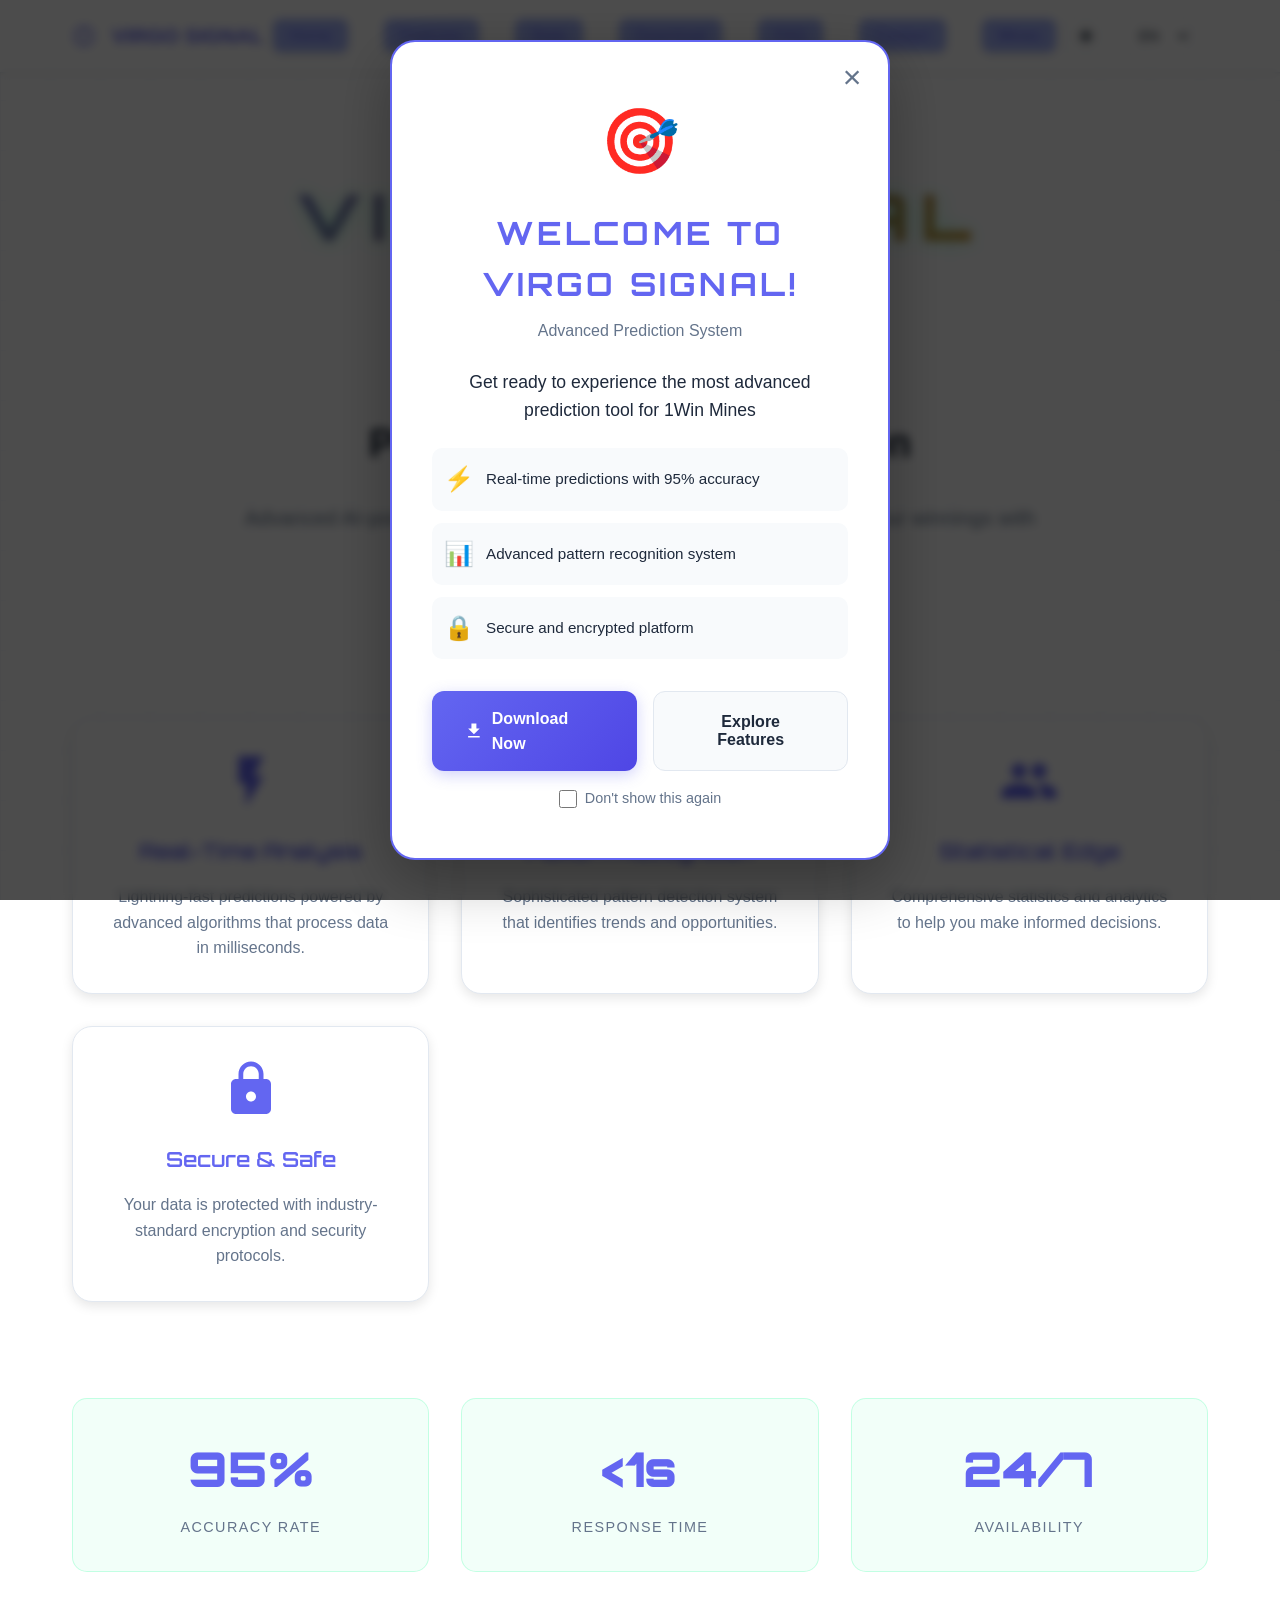
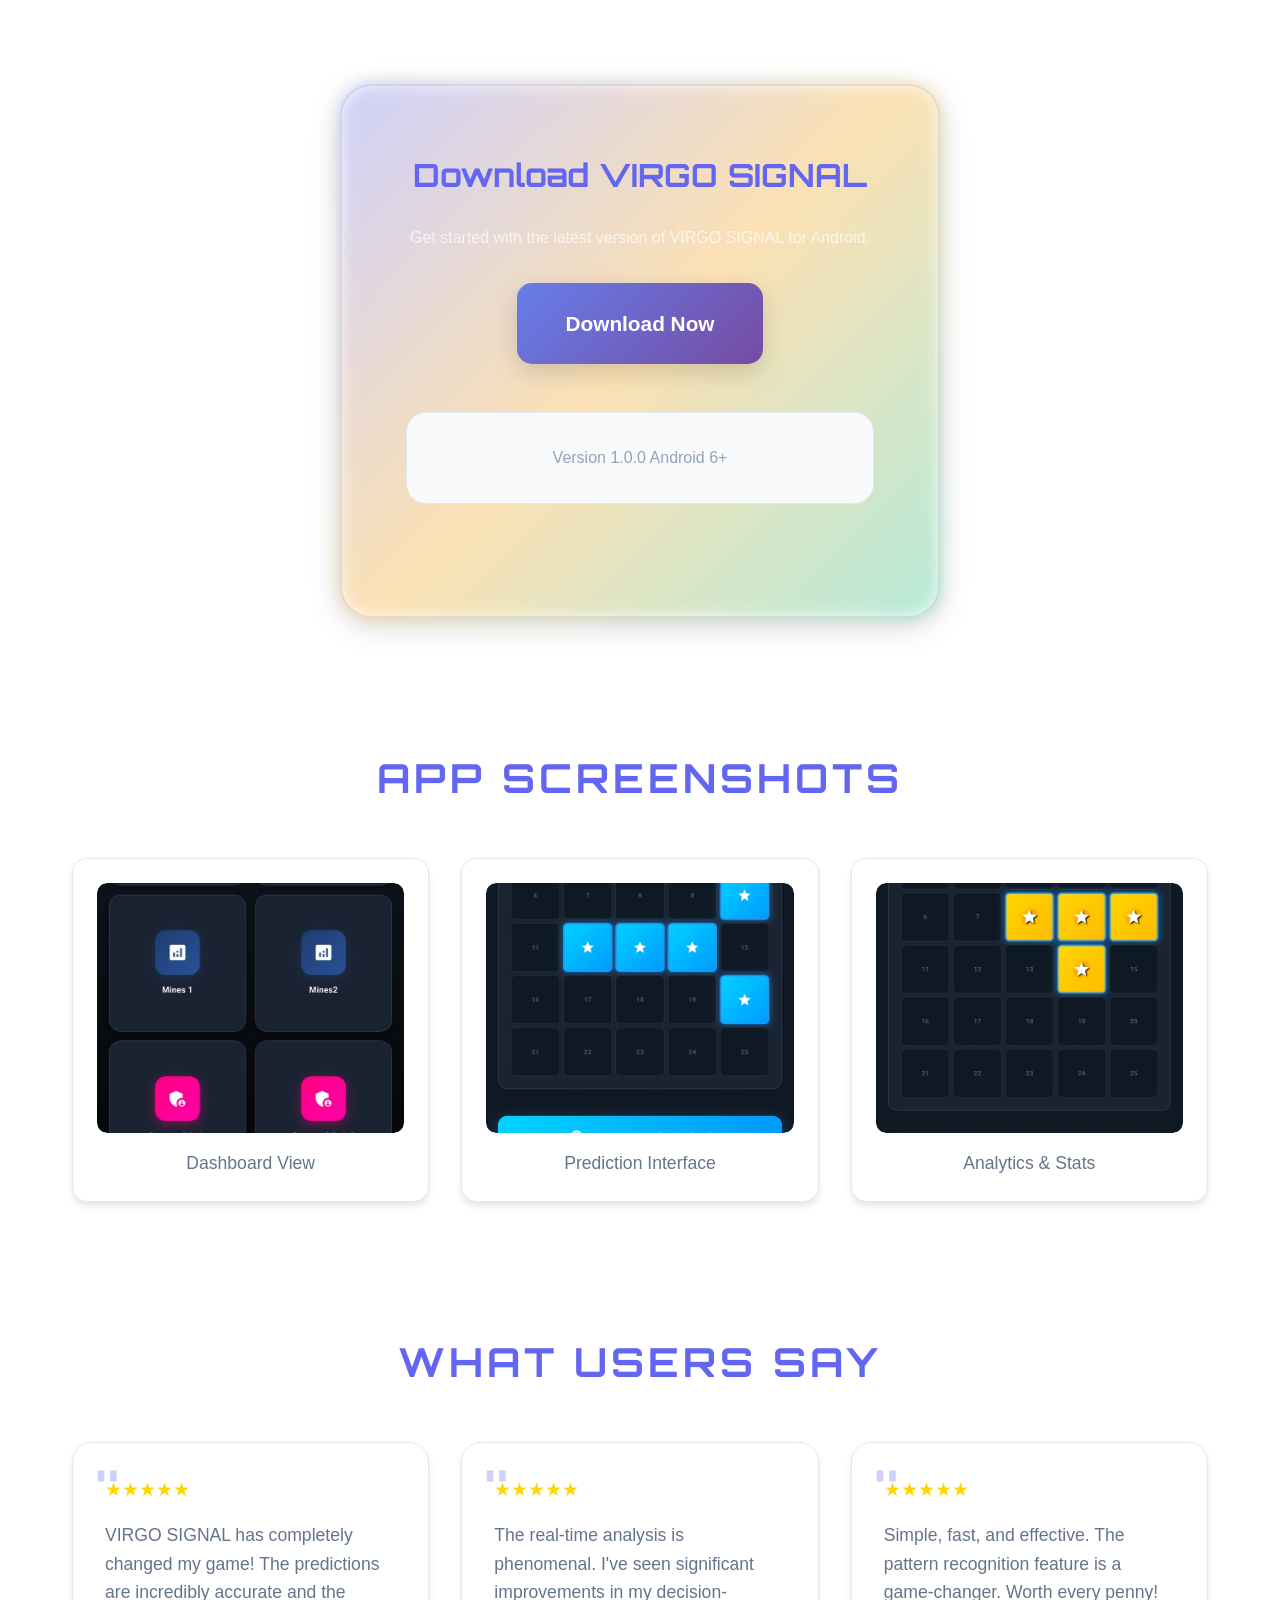
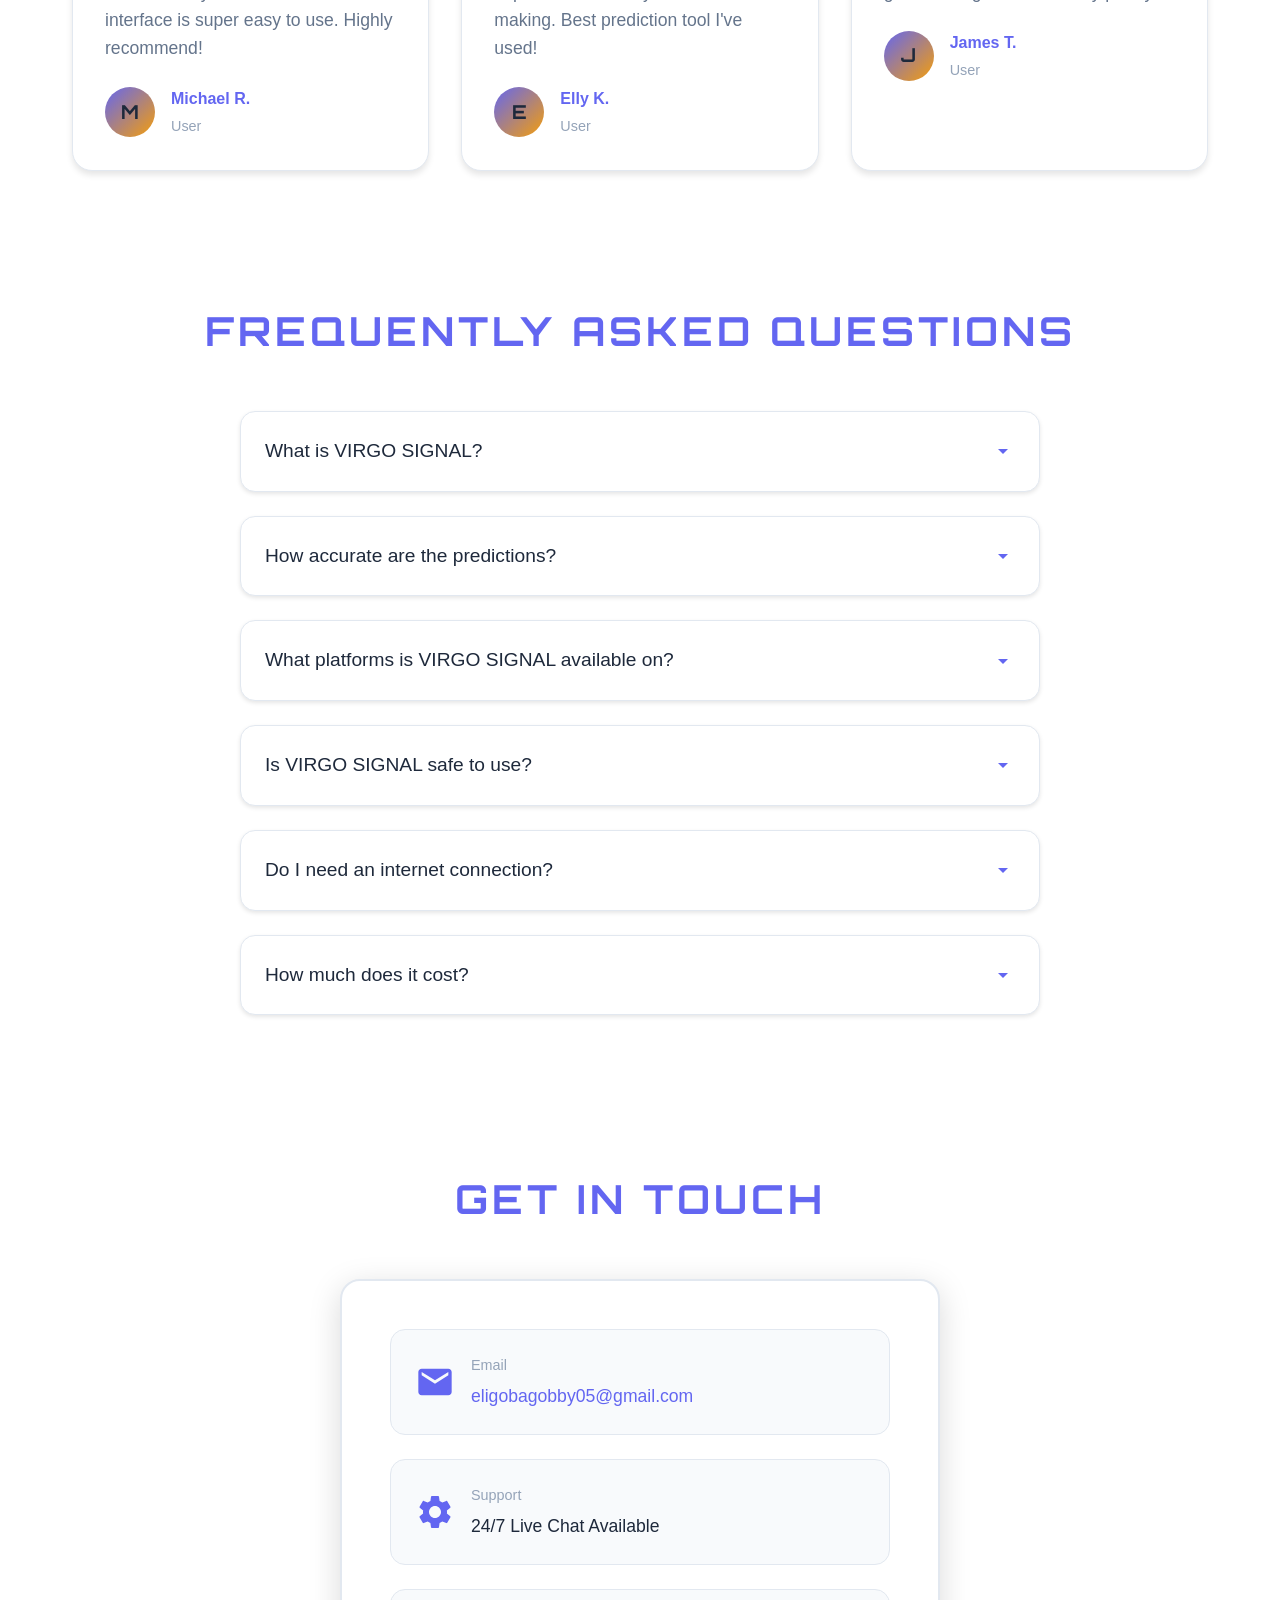
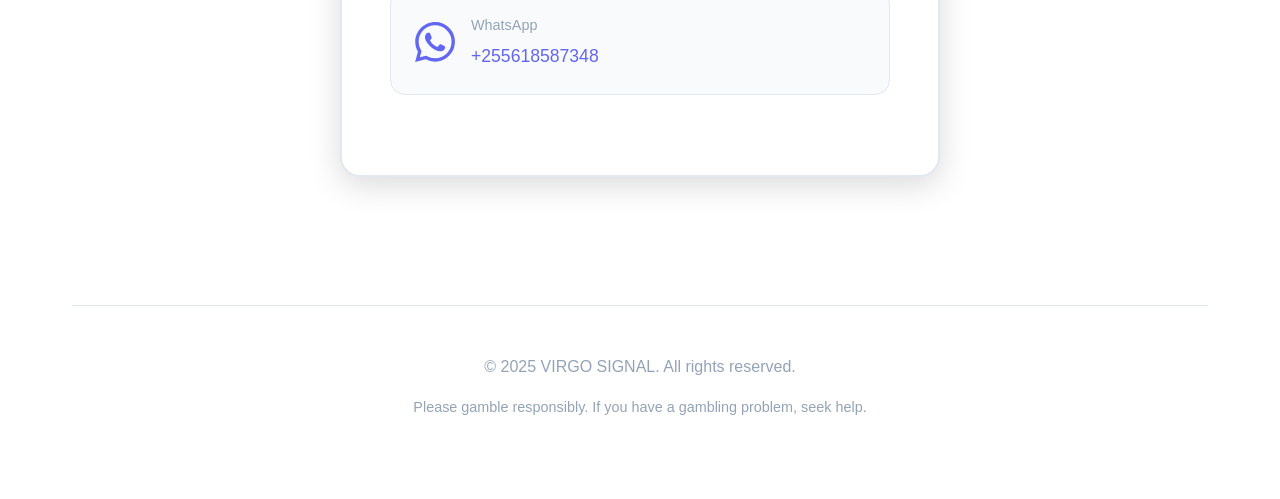
<file: index.html>
<!DOCTYPE html>
<html lang="en">
<head>
    <meta charset="UTF-8">
    <meta name="viewport" content="width=device-width, initial-scale=1.0">
    
    <!-- Primary Meta Tags -->
    <title>VIRGO SIGNAL - 1Win Mines Predictor | Advanced AI Prediction System</title>
    <meta name="title" content="VIRGO SIGNAL - 1Win Mines Predictor | Advanced System">
    <meta name="description" content="VIRGO SIGNAL is an advanced prediction application for 1Win Mines games. Get 95% accuracy with real-time analysis, pattern recognition, and secure encrypted platform. Download now for Android, ">
    <meta name="keywords" content="1Win Mines, mines predictor, VIRGO SIGNAL, 1Win prediction, mines game predictor, gaming predictor, real-time analysis, pattern recognition, 1Win app, mines calculator, prediction software">
    <meta name="author" content="VIRGO SIGNAL">
    <meta name="robots" content="index, follow">
    <meta name="language" content="English">
    <meta name="revisit-after" content="7 days">
    
    <!-- Open Graph / Facebook Meta Tags -->
    <meta property="og:type" content="website">
    <meta property="og:url" content="https://www.virgosignal.online">
    <meta property="og:title" content="VIRGO SIGNAL - 1Win Mines Predictor | Advanced AI Prediction System">
    <meta property="og:description" content="Advanced AI-powered prediction application for 1Win Mines games. 95% accuracy rate with real-time analysis and pattern recognition. Download now!">
    <meta property="og:image" content="https://yourdomain.com/images/virgo-signal-preview.jpg">
    <meta property="og:image:width" content="1200">
    <meta property="og:image:height" content="630">
    <meta property="og:site_name" content="VIRGO SIGNAL">
    <meta property="og:locale" content="en_US">
    
    <!-- Twitter Card Meta Tags -->
    <meta name="twitter:card" content="summary_large_image">
    <meta name="twitter:url" content="https://www.virgosignal.online/">
    <meta name="twitter:title" content="VIRGO SIGNAL - 1Win Mines Predictor">
    <meta name="twitter:description" content="Advanced AI-powered prediction application for 1Win Mines games. 95% accuracy rate with real-time analysis and pattern recognition.">
    <meta name="twitter:image" content="https://www.virgosignal.online//images/virgo-signal-preview.jpg">
    <meta name="twitter:creator" content="@virgosignal">
    <meta name="twitter:site" content="@virgosignal">
    
    <!-- Additional SEO Meta Tags -->
    <meta name="theme-color" content="#6366f1">
    <meta name="apple-mobile-web-app-capable" content="yes">
    <meta name="apple-mobile-web-app-status-bar-style" content="black-translucent">
    <meta name="apple-mobile-web-app-title" content="VIRGO SIGNAL">
    <meta name="application-name" content="VIRGO SIGNAL">
    <meta name="msapplication-TileColor" content="#6366f1">
    
    <!-- Canonical URL -->
    <link rel="canonical" href="https://www.virgosignal.online/">
    
    <!-- Fonts -->
    <link href="https://fonts.googleapis.com/css2?family=Orbitron:wght@400;700;900&family=Rajdhani:wght@300;500;700&display=swap" rel="stylesheet">
    
    <!-- Stylesheet -->
    <link rel="stylesheet" href="style.css">
    
    <!-- JSON-LD Structured Data for Rich Snippets -->
    <script type="application/ld+json">
    {
      "@context": "https://schema.org",
      "@type": "SoftwareApplication",
      "name": "VIRGO SIGNAL",
      "applicationCategory": "GameApplication",
      "operatingSystem": "Android 8.0+, IOS",
      "offers": {
        "@type": "Offer",
        "price": "5000",
        "priceCurrency": "TSH"
      },
      "aggregateRating": {
        "@type": "AggregateRating",
        "ratingValue": "4.8",
        "ratingCount": "1250"
      },
      "description": "Advanced prediction application for 1Win Mines games with 95% accuracy rate."
    }
    </script>
    
    <style>
        /* Popup Overlay */
        .popup-overlay {
            position: fixed;
            top: 0;
            left: 0;
            width: 100%;
            height: 100%;
            background: rgba(0, 0, 0, 0.7);
            backdrop-filter: blur(5px);
            display: flex;
            justify-content: center;
            align-items: center;
            z-index: 1000;
            opacity: 0;
            visibility: hidden;
            transition: all 0.3s ease;
        }

        .popup-overlay.active {
            opacity: 1;
            visibility: visible;
        }

        .popup-container {
            background: var(--background);
            border: 2px solid var(--primary);
            border-radius: 25px;
            padding: 3rem 2.5rem;
            max-width: 500px;
            width: 90%;
            position: relative;
            box-shadow: 0 20px 60px rgba(0, 0, 0, 0.3);
            transform: scale(0.7);
            transition: transform 0.3s ease;
        }

        .popup-overlay.active .popup-container {
            transform: scale(1);
        }

        .popup-close {
            position: absolute;
            top: 1rem;
            right: 1rem;
            background: transparent;
            border: none;
            color: var(--text-secondary);
            font-size: 2rem;
            cursor: pointer;
            width: 40px;
            height: 40px;
            display: flex;
            align-items: center;
            justify-content: center;
            border-radius: 50%;
            transition: all 0.3s ease;
        }

        .popup-close:hover {
            background: var(--background-secondary);
            color: var(--primary);
            transform: rotate(90deg);
        }

        .popup-header {
            text-align: center;
            margin-bottom: 1.5rem;
        }

        .popup-icon {
            font-size: 4rem;
            margin-bottom: 1rem;
            animation: bounce 1s ease-in-out infinite;
        }

        .popup-title {
            font-family: 'Orbitron', sans-serif;
            font-size: 2rem;
            color: var(--primary);
            margin-bottom: 0.5rem;
            text-transform: uppercase;
            letter-spacing: 0.1em;
        }

        .popup-subtitle {
            color: var(--text-secondary);
            font-size: 1rem;
        }

        .popup-body {
            text-align: center;
            margin-bottom: 2rem;
        }

        .popup-message {
            color: var(--text-primary);
            font-size: 1.1rem;
            line-height: 1.6;
            margin-bottom: 1.5rem;
        }

        .popup-features {
            display: grid;
            gap: 0.75rem;
            text-align: left;
            margin: 1.5rem 0;
        }

        .popup-feature-item {
            display: flex;
            align-items: center;
            gap: 0.75rem;
            padding: 0.75rem;
            background: var(--background-secondary);
            border-radius: 10px;
            transition: all 0.3s ease;
        }

        .popup-feature-item:hover {
            background: var(--background-tertiary);
            transform: translateX(5px);
        }

        .popup-feature-icon {
            font-size: 1.5rem;
        }

        .popup-feature-text {
            color: var(--text-primary);
            font-size: 0.95rem;
        }

        .popup-footer {
            display: flex;
            gap: 1rem;
            justify-content: center;
        }

        .popup-btn {
            padding: 0.9rem 2rem;
            border: none;
            border-radius: 12px;
            font-size: 1rem;
            font-weight: 600;
            cursor: pointer;
            transition: all 0.3s ease;
            text-decoration: none;
            display: inline-flex;
            align-items: center;
            gap: 0.5rem;
        }

        .popup-btn-primary {
            background: linear-gradient(135deg, var(--primary), var(--primary-dark));
            color: white;
            box-shadow: 0 4px 15px rgba(99, 102, 241, 0.3);
        }

        .popup-btn-primary:hover {
            transform: translateY(-2px);
            box-shadow: 0 6px 20px rgba(99, 102, 241, 0.4);
        }

        .popup-btn-secondary {
            background: var(--background-secondary);
            color: var(--text-primary);
            border: 1px solid var(--border);
        }

        .popup-btn-secondary:hover {
            background: var(--background-tertiary);
            border-color: var(--primary);
        }

        .popup-checkbox-container {
            display: flex;
            align-items: center;
            justify-content: center;
            gap: 0.5rem;
            margin-top: 1rem;
            font-size: 0.9rem;
            color: var(--text-secondary);
        }

        .popup-checkbox-container input[type="checkbox"] {
            cursor: pointer;
            width: 18px;
            height: 18px;
        }

        @media (max-width: 768px) {
            .popup-container {
                padding: 2rem 1.5rem;
                margin: 1rem;
            }

            .popup-title {
                font-size: 1.5rem;
            }

            .popup-icon {
                font-size: 3rem;
            }

            .popup-message {
                font-size: 1rem;
            }

            .popup-footer {
                flex-direction: column;
            }

            .popup-btn {
                width: 100%;
            }
        }
        .image-viewer {
    display: none;
    position: fixed;
    z-index: 9999;
    padding-top: 60px;
    left: 0;
    top: 0;
    width: 100%;
    height: 100%;
    overflow: auto;
    background-color: rgba(0, 0, 0, 0.9);
}

.viewer-content {
    margin: auto;
    display: block;
    max-width: 90%;
    max-height: 85vh;
    border-radius: 10px;
    box-shadow: 0 0 20px rgba(0,0,0,0.5);
    animation: zoomIn 0.3s ease;
}

@keyframes zoomIn {
    from {transform: scale(0.7); opacity: 0;}
    to {transform: scale(1); opacity: 1;}
}

.close-viewer {
    position: absolute;
    top: 20px;
    right: 35px;
    color: white;
    font-size: 40px;
    font-weight: bold;
    cursor: pointer;
}
.close-viewer:hover {
    color: var(--primary);
}

    </style>
</head>
<body>
    <div class="background"></div>
    <div class="grid-overlay"></div>
    <div class="popup-overlay" id="welcomePopup">
        <div class="popup-container">
            <button class="popup-close" onclick="closePopup()">&times;</button>
            
            <div class="popup-header">
                <div class="popup-icon">🎯</div>
                <h2 class="popup-title">Welcome to VIRGO SIGNAL!</h2>
                <p class="popup-subtitle">Advanced Prediction System</p>
            </div>
            
            <div class="popup-body">
                <p class="popup-message">
                    Get ready to experience the most advanced prediction tool for 1Win Mines
                </p>
                
                <div class="popup-features">
                    <div class="popup-feature-item">
                        <span class="popup-feature-icon">⚡</span>
                        <span class="popup-feature-text">Real-time predictions with 95% accuracy</span>
                    </div>
                    <div class="popup-feature-item">
                        <span class="popup-feature-icon">📊</span>
                        <span class="popup-feature-text">Advanced pattern recognition system</span>
                    </div>
                    <div class="popup-feature-item">
                        <span class="popup-feature-icon">🔒</span>
                        <span class="popup-feature-text">Secure and encrypted platform</span>
                    </div>
                </div>
            </div>
            
            <div class="popup-footer">
                <a href="#download" class="popup-btn popup-btn-primary" onclick="closePopup()">
                    <svg style="width: 20px; height: 20px; fill: currentColor;" viewBox="0 0 24 24">
                        <path d="M19 9h-4V3H9v6H5l7 7 7-7zM5 18v2h14v-2H5z"/>
                    </svg>
                    Download Now
                </a>
                <button class="popup-btn popup-btn-secondary" onclick="closePopup()">
                    Explore Features
                </button>
            </div>
            
            <div class="popup-checkbox-container">
                <input type="checkbox" id="dontShowAgain">
                <label for="dontShowAgain">Don't show this again</label>
            </div>
        </div>
    </div>
    <!-- Image Viewer Modal -->
<div id="imageViewer" class="image-viewer">
    <span class="close-viewer">&times;</span>
    <img class="viewer-content" id="viewerImg">
</div>

    <nav class="navbar">
        <div class="nav-container">
            <div class="nav-brand">
                <a href="index.html">
                    <svg style="width: 24px; height: 24px; display: inline-block; vertical-align: middle; margin-right: 8px; fill: var(--primary);" viewBox="0 0 24 24">
                        <path d="M12 2C6.48 2 2 6.48 2 12s4.48 10 10 10 10-4.48 10-10S17.52 2 12 2zm0 18c-4.41 0-8-3.59-8-8s3.59-8 8-8 8 3.59 8 8-3.59 8-8 8zm-1-13h2v6h-2zm0 8h2v2h-2z"/>
                    </svg>
                    VIRGO SIGNAL
                </a>
            </div>
            <ul class="nav-menu">
                <li><a href="index.html#home" class="nav-link active">Home</a></li>
                <li><a href="index.html#features" class="nav-link">Features</a></li>
                <li><a href="index.html#stats" class="nav-link">Stats</a></li>
                <li><a href="index.html#download" class="nav-link">Download</a></li>
                <li><a href="index.html#faq" class="nav-link">FAQ</a></li>
                <li><a href="index.html#contact" class="nav-link">Contact</a></li>
                <li><a href="https://web-seven-gold-37.vercel.app" class="nav-link">Mines</a></li>
            </ul>
            <div class="nav-controls">
                <button id="theme-toggle" class="control-btn" title="Toggle Theme">
                    <svg class="sun-icon" viewBox="0 0 24 24" width="20" height="20">
                        <path d="M12 2.25a.75.75 0 01.75.75v2.25a.75.75 0 01-1.5 0V3a.75.75 0 01.75-.75zM7.5 12a4.5 4.5 0 119 0 4.5 4.5 0 01-9 0zM18.894 6.166a.75.75 0 00-1.06-1.06l-1.591 1.59a.75.75 0 101.06 1.061l1.591-1.59zM21.75 12a.75.75 0 01-.75.75h-2.25a.75.75 0 010-1.5H21a.75.75 0 01.75.75zM17.834 18.894a.75.75 0 001.06-1.06l-1.59-1.591a.75.75 0 10-1.061 1.06l1.59 1.591zM12 18a.75.75 0 01.75.75V21a.75.75 0 01-1.5 0v-2.25A.75.75 0 0112 18zM7.758 17.303a.75.75 0 00-1.061-1.06l-1.591 1.59a.75.75 0 001.06 1.061l1.591-1.59zM6 12a.75.75 0 01-.75.75H3a.75.75 0 010-1.5h2.25A.75.75 0 016 12zM6.697 7.757a.75.75 0 001.06-1.06l-1.59-1.591a.75.75 0 00-1.061 1.06l1.59 1.591z"/>
                    </svg>
                    <svg class="moon-icon" viewBox="0 0 24 24" width="20" height="20" style="display: none;">
                        <path d="M17.293 13.293A8 8 0 016.707 2.707a8.001 8.001 0 1010.586 10.586z"/>
                    </svg>
                </button>
                <select id="language-select" class="control-btn">
                    <option value="en">EN</option>
                    <option value="fr">FR</option>
                    <option value="sw">SW</option>
                </select>
            </div>
            <div class="hamburger">
                <span></span>
                <span></span>
                <span></span>
            </div>
        </div>
    </nav>
    
    <div class="container">
        <header id="home">
            <h1 class="logo">VIRGO SIGNAL</h1>
            <p class="tagline">Advanced Prediction System</p>
        </header>

        <section class="hero">
            <h2 class="hero-title">
                <svg style="width: 40px; height: 40px; display: inline-block; vertical-align: middle; margin-right: 10px; fill: var(--primary);" viewBox="0 0 24 24">
                    <path d="M12 2C6.48 2 2 6.48 2 12s4.48 10 10 10 10-4.48 10-10S17.52 2 12 2zm0 18c-4.41 0-8-3.59-8-8s3.59-8 8-8 8 3.59 8 8-3.59 8-8 8zm-1-13h2v6h-2zm0 8h2v2h-2z"/>
                </svg>
                Predict 1Win Mines with Precision
            </h2>
            <p class="hero-description">
                VIRGO SIGNAL is a cutting-edge prediction application designed to analyze and predict outcomes in 1Win Mines games. 
                Using advanced algorithms and real-time data processing, get insights that give you an edge.
            </p>
        </section>

        <section class="features" id="features">
            <div class="feature-card">
                <div class="feature-icon">
                    <svg viewBox="0 0 24 24">
                        <path d="M7 2v11h3v9l7-12h-4l4-8z"/>
                    </svg>
                </div>
                <h3 class="feature-title">Real-Time Analysis</h3>
                <p class="feature-text">Lightning-fast predictions powered by advanced algorithms that process data in milliseconds.</p>
            </div>
            
            <div class="feature-card">
                <div class="feature-icon">
                    <svg viewBox="0 0 24 24">
                        <path d="M19 3H5c-1.1 0-2 .9-2 2v14c0 1.1.9 2 2 2h14c1.1 0 2-.9 2-2V5c0-1.1-.9-2-2-2zM9 17H7v-7h2v7zm4 0h-2V7h2v10zm4 0h-2v-4h2v4z"/>
                    </svg>
                </div>
                <h3 class="feature-title">Pattern Recognition</h3>
                <p class="feature-text">Sophisticated pattern detection system that identifies trends and opportunities.</p>
            </div>
            
            <div class="feature-card">
                <div class="feature-icon">
                    <svg viewBox="0 0 24 24">
                        <path d="M16 11c1.66 0 2.99-1.34 2.99-3S17.66 5 16 5c-1.66 0-3 1.34-3 3s1.34 3 3 3zm-8 0c1.66 0 2.99-1.34 2.99-3S9.66 5 8 5C6.34 5 5 6.34 5 8s1.34 3 3 3zm0 2c-2.33 0-7 1.17-7 3.5V19h14v-2.5c0-2.33-4.67-3.5-7-3.5zm8 0c-.29 0-.62.02-.97.05 1.16.84 1.97 1.97 1.97 3.45V19h6v-2.5c0-2.33-4.67-3.5-7-3.5z"/>
                    </svg>
                </div>
                <h3 class="feature-title">Statistical Edge</h3>
                <p class="feature-text">Comprehensive statistics and analytics to help you make informed decisions.</p>
            </div>
            
            <div class="feature-card">
                <div class="feature-icon">
                    <svg viewBox="0 0 24 24">
                        <path d="M18 8h-1V6c0-2.76-2.24-5-5-5S7 3.24 7 6v2H6c-1.1 0-2 .9-2 2v10c0 1.1.9 2 2 2h12c1.1 0 2-.9 2-2V10c0-1.1-.9-2-2-2zm-6 9c-1.1 0-2-.9-2-2s.9-2 2-2 2 .9 2 2-.9 2-2 2zm3.1-9H8.9V6c0-1.71 1.39-3.1 3.1-3.1 1.71 0 3.1 1.39 3.1 3.1v2z"/>
                    </svg>
                </div>
                <h3 class="feature-title">Secure & Safe</h3>
                <p class="feature-text">Your data is protected with industry-standard encryption and security protocols.</p>
            </div>
        </section>

        <section class="stats" id="stats">
            <div class="stat-card">
                <div class="stat-number">95%</div>
                <div class="stat-label">Accuracy Rate</div>
            </div>
            <div class="stat-card">
                <div class="stat-number">&lt;1s</div>
                <div class="stat-label">Response Time</div>
            </div>
            <div class="stat-card">
                <div class="stat-number">24/7</div>
                <div class="stat-label">Availability</div>
            </div>
        </section>

        <section class="download-section" id="download">
            <div class="download-box">
                <h2 class="download-title">Download VIRGO SIGNAL</h2>
                <p style="color: rgba(255, 255, 255, 0.7); margin-bottom: 2rem;">
                    Get started with the latest version of VIRGO SIGNAL for Android.
                </p>
                
                <a href="download.html" class="download-btn">
                    <svg style="width: 28px; height: 28px; fill: currentColor;" viewBox="0 0 24 24">
                        <path d="M19 9h-4V3H9v6H5l7 7 7-7zM5 18v2h14v-2H5z"/>
                    </svg>
                    Download Now
                </a>
                
                <div class="version-info">
                    Version 1.0.0  Android 6+
                </div>
            </div>
        </section>
  <section class="screenshots">
            <h2 class="section-title">App Screenshots</h2>
            <div class="screenshot-grid">
                <div class="screenshot-item">
                    <div class="screenshot-placeholder">
                        <img src="images/screenshot-dashboard.png" alt="Dashboard View - VIRGO SIGNAL" class="screenshot-img" onerror="this.style.display='none'; this.nextElementSibling.style.display='flex';" loading="lazy">
                        <svg style="width: 60px; height: 60px; fill: var(--primary); opacity: 0.5; display: none;" viewBox="0 0 24 24">
                            <path d="M21 19V5c0-1.1-.9-2-2-2H5c-1.1 0-2 .9-2 2v14c0 1.1.9 2 2 2h14c1.1 0 2-.9 2-2zM8.5 13.5l2.5 3.01L14.5 12l4.5 6H5l3.5-4.5z"/>
                        </svg>
                    </div>
                    <p class="screenshot-caption">Dashboard View</p>
                </div>
                <div class="screenshot-item">
                    <div class="screenshot-placeholder">
                        <img src="images/screenshot-prediction.png" alt="Prediction Interface - VIRGO SIGNAL" class="screenshot-img" onerror="this.style.display='none'; this.nextElementSibling.style.display='flex';" loading="lazy">
                        <svg style="width: 60px; height: 60px; fill: var(--primary); opacity: 0.5; display: none;" viewBox="0 0 24 24">
                            <path d="M21 19V5c0-1.1-.9-2-2-2H5c-1.1 0-2 .9-2 2v14c0 1.1.9 2 2 2h14c1.1 0 2-.9 2-2zM8.5 13.5l2.5 3.01L14.5 12l4.5 6H5l3.5-4.5z"/>
                        </svg>
                    </div>
                    <p class="screenshot-caption">Prediction Interface</p>
                </div>
                <div class="screenshot-item">
                    <div class="screenshot-placeholder">
                        <img src="images/screenshot-analytics.png" alt="Analytics & Stats - VIRGO SIGNAL" class="screenshot-img" onerror="this.style.display='none'; this.nextElementSibling.style.display='flex';" loading="lazy">
                        <svg style="width: 60px; height: 60px; fill: var(--primary); opacity: 0.5; display: none;" viewBox="0 0 24 24">
                            <path d="M21 19V5c0-1.1-.9-2-2-2H5c-1.1 0-2 .9-2 2v14c0 1.1.9 2 2 2h14c1.1 0 2-.9 2-2zM8.5 13.5l2.5 3.01L14.5 12l4.5 6H5l3.5-4.5z"/>
                        </svg>
                    </div>
                    <p class="screenshot-caption">Analytics & Stats</p>
                </div>
            </div>
        </section>

        <section class="testimonials">
            <h2 class="section-title">What Users Say</h2>
            <div class="testimonials-grid">
                <div class="testimonial-card">
                    <div class="rating">★★★★★</div>
                    <p class="testimonial-text">
                        VIRGO SIGNAL has completely changed my game! The predictions are incredibly accurate and the interface is super easy to use. Highly recommend!
                    </p>
                    <div class="testimonial-author">
                        <div class="author-avatar">M</div>
                        <div class="author-info">
                            <div class="author-name">Michael R.</div>
                            <div class="author-title">User</div>
                        </div>
                    </div>
                </div>

                <div class="testimonial-card">
                    <div class="rating">★★★★★</div>
                    <p class="testimonial-text">
                        The real-time analysis is phenomenal. I've seen significant improvements in my decision-making. Best prediction tool I've used!
                    </p>
                    <div class="testimonial-author">
                        <div class="author-avatar">E</div>
                        <div class="author-info">
                            <div class="author-name">Elly K.</div>
                            <div class="author-title">User</div>
                        </div>
                    </div>
                </div>

                <div class="testimonial-card">
                    <div class="rating">★★★★★</div>
                    <p class="testimonial-text">
                        Simple, fast, and effective. The pattern recognition feature is a game-changer. Worth every penny!
                    </p>
                    <div class="testimonial-author">
                        <div class="author-avatar">J</div>
                        <div class="author-info">
                            <div class="author-name">James T.</div>
                            <div class="author-title">User</div>
                        </div>
                    </div>
                </div>
            </div>
        </section>

        <section class="faq" id="faq">
            <h2 class="section-title">Frequently Asked Questions</h2>
            <div class="faq-container">
                <div class="faq-item">
                    <div class="faq-question" onclick="toggleFaq(this)">
                        <span>What is VIRGO SIGNAL?</span>
                        <svg class="faq-icon" viewBox="0 0 24 24">
                            <path d="M7 10l5 5 5-5z"/>
                        </svg>
                    </div>
                    <div class="faq-answer">
                        VIRGO SIGNAL is an advanced prediction application designed specifically for 1Win Mines games. It uses sophisticated algorithms to analyze patterns and provide real-time predictions to help inform your gaming decisions.
                    </div>
                </div>

                <div class="faq-item">
                    <div class="faq-question" onclick="toggleFaq(this)">
                        <span>How accurate are the predictions?</span>
                        <svg class="faq-icon" viewBox="0 0 24 24">
                            <path d="M7 10l5 5 5-5z"/>
                        </svg>
                    </div>
                    <div class="faq-answer">
                        Our prediction system maintains an average accuracy rate of 95% based on historical data analysis. However, please remember that no prediction system is 100% accurate, and results can vary. Always use the tool responsibly.
                    </div>
                </div>

                <div class="faq-item">
                    <div class="faq-question" onclick="toggleFaq(this)">
                        <span>What platforms is VIRGO SIGNAL available on?</span>
                        <svg class="faq-icon" viewBox="0 0 24 24">
                            <path d="M7 10l5 5 5-5z"/>
                        </svg>
                    </div>
                    <div class="faq-answer">
                        VIRGO SIGNAL is currently available for Windows (10 and above), macOS (12 and above), and Android (8.0 and above). iOS version is coming soon!
                    </div>
                </div>

                <div class="faq-item">
                    <div class="faq-question" onclick="toggleFaq(this)">
                        <span>Is VIRGO SIGNAL safe to use?</span>
                        <svg class="faq-icon" viewBox="0 0 24 24">
                            <path d="M7 10l5 5 5-5z"/>
                        </svg>
                    </div>
                    <div class="faq-answer">
                        Yes, absolutely! VIRGO SIGNAL uses industry-standard encryption to protect your data. We do not collect or store any sensitive personal information. Your privacy and security are our top priorities.
                    </div>
                </div>

                <div class="faq-item">
                    <div class="faq-question" onclick="toggleFaq(this)">
                        <span>Do I need an internet connection?</span>
                        <svg class="faq-icon" viewBox="0 0 24 24">
                            <path d="M7 10l5 5 5-5z"/>
                        </svg>
                    </div>
                    <div class="faq-answer">
                        Yes, VIRGO SIGNAL requires an active internet connection for real-time data analysis and predictions. A stable connection ensures the best performance and most accurate results.
                    </div>
                </div>

                <div class="faq-item">
                    <div class="faq-question" onclick="toggleFaq(this)">
                        <span>How much does it cost?</span>
                        <svg class="faq-icon" viewBox="0 0 24 24">
                            <path d="M7 10l5 5 5-5z"/>
                        </svg>
                    </div>
                    <div class="faq-answer">
                        VIRGO SIGNAL offers a free trial period. After that, we have flexible subscription plans starting from $9.99/month. Check the app for current pricing and special offers!
                    </div>
                </div>
            </div>
        </section>

        <section class="contact" id="contact">
            <h2 class="section-title">Get in Touch</h2>
            <div class="contact-container">
                <div class="contact-methods">
                    <div class="contact-item">
                        <svg class="contact-icon" viewBox="0 0 24 24">
                            <path d="M20 4H4c-1.1 0-2 .9-2 2v12c0 1.1.9 2 2 2h16c1.1 0 2-.9 2-2V6c0-1.1-.9-2-2-2zm0 4l-8 5-8-5V6l8 5 8-5v2z"/>
                        </svg>
                        <div class="contact-info">
                            <div class="contact-label">Email</div>
                            <div class="contact-value">
                                <a href="mailto:eligobagobby05@gmail.com">eligobagobby05@gmail.com</a>
                            </div>
                        </div>
                    </div>

                    <div class="contact-item">
                        <svg class="contact-icon" viewBox="0 0 24 24">
                            <path d="M19.14 12.94c.04-.3.06-.61.06-.94 0-.32-.02-.64-.07-.94l2.03-1.58c.18-.14.23-.41.12-.61l-1.92-3.32c-.12-.22-.37-.29-.59-.22l-2.39.96c-.5-.38-1.03-.7-1.62-.94L14.4 2.81c-.04-.24-.24-.41-.48-.41h-3.84c-.24 0-.43.17-.47.41l-.36 2.54c-.59.24-1.13.57-1.62.94l-2.39-.96c-.22-.08-.47 0-.59.22L2.74 8.87c-.12.21-.08.47.12.61l2.03 1.58c-.05.3-.09.63-.09.94s.02.64.07.94l-2.03 1.58c-.18.14-.23.41-.12.61l1.92 3.32c.12.22.37.29.59.22l2.39-.96c.5.38 1.03.7 1.62.94l.36 2.54c.05.24.24.41.48.41h3.84c.24 0 .44-.17.47-.41l.36-2.54c.59-.24 1.13-.56 1.62-.94l2.39.96c.22.08.47 0 .59-.22l1.92-3.32c.12-.22.07-.47-.12-.61l-2.01-1.58zM12 15.6c-1.98 0-3.6-1.62-3.6-3.6s1.62-3.6 3.6-3.6 3.6 1.62 3.6 3.6-1.62 3.6-3.6 3.6z"/>
                        </svg>
                        <div class="contact-info">
                            <div class="contact-label">Support</div>
                            <div class="contact-value">24/7 Live Chat Available</div>
                        </div>
                    </div>

                    <div class="contact-item">
                        <svg class="contact-icon" viewBox="0 0 24 24">
                            <path d="M17.472 14.382c-.297-.149-1.758-.867-2.03-.967-.273-.099-.471-.148-.67.15-.197.297-.767.966-.94 1.164-.173.199-.347.223-.644.075-.297-.15-1.255-.463-2.39-1.475-.883-.788-1.48-1.761-1.653-2.059-.173-.297-.018-.458.13-.606.134-.133.298-.347.446-.52.149-.174.198-.298.298-.497.099-.198.05-.371-.025-.52-.075-.149-.669-1.612-.916-2.207-.242-.579-.487-.5-.669-.51-.173-.008-.371-.01-.57-.01-.198 0-.52.074-.792.372-.272.297-1.04 1.016-1.04 2.479 0 1.462 1.065 2.875 1.213 3.074.149.198 2.096 3.2 5.077 4.487.709.306 1.262.489 1.694.625.712.227 1.36.195 1.871.118.571-.085 1.758-.719 2.006-1.413.248-.694.248-1.289.173-1.413-.074-.124-.272-.198-.57-.347m-5.421 7.403h-.004a9.87 9.87 0 01-5.031-1.378l-.361-.214-3.741.982.998-3.648-.235-.374a9.86 9.86 0 01-1.51-5.26c.001-5.45 4.436-9.884 9.888-9.884 2.64 0 5.122 1.03 6.988 2.898a9.825 9.825 0 012.893 6.994c-.003 5.45-4.437 9.884-9.885 9.884m8.413-18.297A11.815 11.815 0 0012.05 0C5.495 0 .16 5.335.157 11.892c0 2.096.547 4.142 1.588 5.945L.057 24l6.305-1.654a11.882 11.882 0 005.683 1.448h.005c6.554 0 11.89-5.335 11.893-11.893a11.821 11.821 0 00-3.48-8.413z"/>
                        </svg>
                        <div class="contact-info">
                            <div class="contact-label">WhatsApp</div>
                            <div class="contact-value">
                                <a href="https://wa.me/255618587348" target="_blank">+255618587348</a>
                            </div>
                        </div>
                    </div>
                </div>
            </div>
        </section>

        <footer>
            <p>&copy; 2025 VIRGO SIGNAL. All rights reserved.</p>
            <p style="margin-top: 1rem; font-size: 0.9rem;">
                Please gamble responsibly. If you have a gambling problem, seek help.
            </p>
        </footer>
    </div>

    <script src="script.js"></script>

    <script>
document.addEventListener("DOMContentLoaded", function () {
    const viewer = document.getElementById("imageViewer");
    const viewerImg = document.getElementById("viewerImg");
    const closeBtn = document.querySelector(".close-viewer");

    // Select all screenshots
    const screenshots = document.querySelectorAll(".screenshot-img");

    screenshots.forEach(img => {
        img.style.cursor = "pointer";
        img.addEventListener("click", function () {
            viewer.style.display = "block";
            viewerImg.src = this.src;
        });
    });

    // Close when X is clicked
    closeBtn.onclick = function () {
        viewer.style.display = "none";
    };

    // Close when clicking outside the image
    viewer.onclick = function (e) {
        if (e.target === viewer) {
            viewer.style.display = "none";
        }
    };
});
</script>

</body>
</html>
</file>
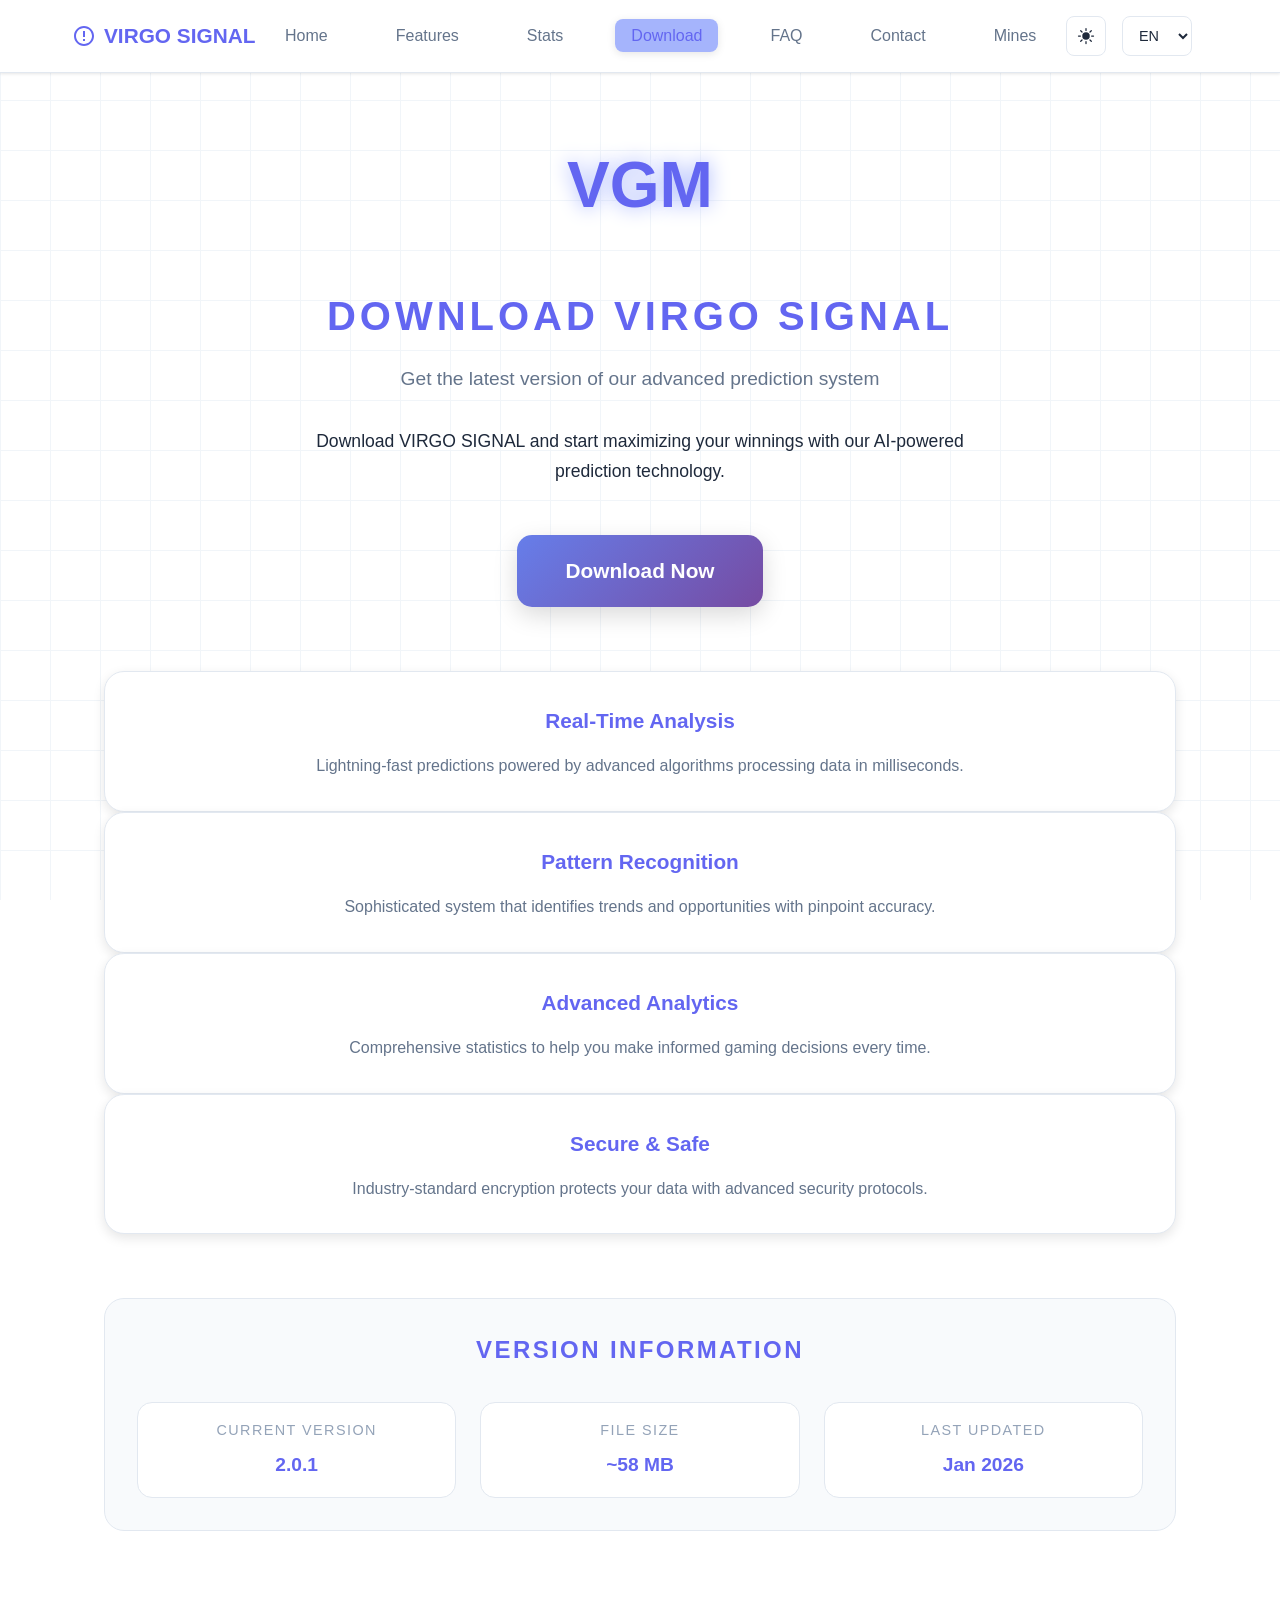
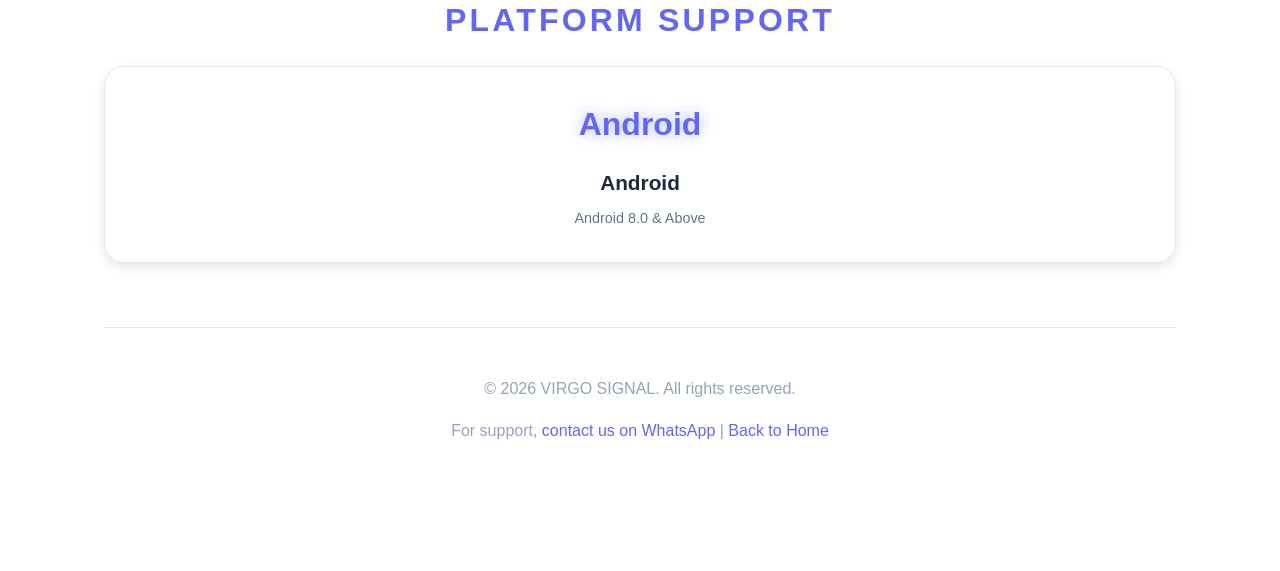
<file: download.html>
<!DOCTYPE html>
<html lang="en">
<head>
    <meta charset="UTF-8">
    <meta name="viewport" content="width=device-width, initial-scale=1.0">
    <title>Download VIRGO SIGNAL - Advanced Minesweeper Predictor</title>
    <link rel="stylesheet" href="style.css">
</head>
</head>
<body>
    <div class="background"></div>
    <div class="grid-overlay"></div>

    <!-- Navigation Bar -->
    <nav class="navbar">
        <div class="nav-container">
            <div class="nav-brand">
                <a href="index.html">
                    <svg style="width: 24px; height: 24px; fill: var(--primary);" viewBox="0 0 24 24">
                        <path d="M12 2C6.48 2 2 6.48 2 12s4.48 10 10 10 10-4.48 10-10S17.52 2 12 2zm0 18c-4.41 0-8-3.59-8-8s3.59-8 8-8 8 3.59 8 8-3.59 8-8 8zm-1-13h2v6h-2zm0 8h2v2h-2z"/>
                    </svg>
                    VIRGO SIGNAL
                </a>
            </div>
            <ul class="nav-menu">
                <li><a href="index.html#home" class="nav-link">Home</a></li>
                <li><a href="index.html#features" class="nav-link">Features</a></li>
                <li><a href="index.html#stats" class="nav-link">Stats</a></li>
                <li><a href="download.html" class="nav-link active">Download</a></li>
                <li><a href="index.html#faq" class="nav-link">FAQ</a></li>
                <li><a href="index.html#contact" class="nav-link">Contact</a></li>
                <li><a href="https://web-seven-gold-37.vercel.app" class="nav-link">Mines</a></li>
            </ul>
            <div class="nav-controls">
                <button id="theme-toggle" class="control-btn" title="Toggle Theme">
                    <svg class="sun-icon" viewBox="0 0 24 24" width="20" height="20">
                        <path d="M12 2.25a.75.75 0 01.75.75v2.25a.75.75 0 01-1.5 0V3a.75.75 0 01.75-.75zM7.5 12a4.5 4.5 0 119 0 4.5 4.5 0 01-9 0zM18.894 6.166a.75.75 0 00-1.06-1.06l-1.591 1.59a.75.75 0 101.06 1.061l1.591-1.59zM21.75 12a.75.75 0 01-.75.75h-2.25a.75.75 0 010-1.5H21a.75.75 0 01.75.75zM17.834 18.894a.75.75 0 001.06-1.06l-1.59-1.591a.75.75 0 10-1.061 1.06l1.59 1.591zM12 18a.75.75 0 01.75.75V21a.75.75 0 01-1.5 0v-2.25A.75.75 0 0112 18zM7.758 17.303a.75.75 0 00-1.061-1.06l-1.591 1.59a.75.75 0 001.06 1.061l1.591-1.59zM6 12a.75.75 0 01-.75.75H3a.75.75 0 010-1.5h2.25A.75.75 0 016 12zM6.697 7.757a.75.75 0 001.06-1.06l-1.59-1.591a.75.75 0 00-1.061 1.06l1.59 1.591z"/>
                    </svg>
                    <svg class="moon-icon" viewBox="0 0 24 24" width="20" height="20" style="display: none;">
                        <path d="M17.293 13.293A8 8 0 016.707 2.707a8.001 8.001 0 1010.586 10.586z"/>
                    </svg>
                </button>
                <select id="language-select" class="control-btn">
                    <option value="en">EN</option>
                    <option value="fr">FR</option>
                    <option value="sw">SW</option>
                </select>
            </div>
            <div class="hamburger">
                <span></span>
                <span></span>
                <span></span>
            </div>
        </div>
    </nav>

    <div class="container">
        <div class="download-container">
            <!-- Logo Section -->
            <div class="logo-section">
                <div class="logo-icon">VGM</div>
            </div>

            <!-- Title & Subtitle -->
            <h1>VIRGO SIGNAL</h1>
            <p class="subtitle">Advanced 1Win Mines Predictor</p>
            <p class="description">
                Experience the power of AI-driven predictions with our cutting-edge minesweeper analysis tool. 
                Get real-time insights and boost your gaming strategy.
            </p>

            <!-- Download Button -->
            <button class="download-btn" onclick="handleDownload()">
                <svg viewBox="0 0 24 24">
                    <path d="M19 9h-4V3H9v6H5l7 7 7-7zM5 18v2h14v-2H5z" fill="currentColor"/>
                </svg>
                Download Now
            </button>

            <!-- Features Section -->
            <div class="features-section">
                <div class="feature-card">
                    <h3>Real-Time Analysis</h3>
                    <p>Lightning-fast predictions powered by advanced algorithms processing data in milliseconds.</p>
                </div>
                <div class="feature-card">
                    <h3>Pattern Recognition</h3>
                    <p>Sophisticated system that identifies trends and opportunities with pinpoint accuracy.</p>
                </div>
                <div class="feature-card">
                    <h3>Advanced Analytics</h3>
                    <p>Comprehensive statistics to help you make informed gaming decisions every time.</p>
                </div>
                <div class="feature-card">
                    <h3>Secure & Safe</h3>
                    <p>Industry-standard encryption protects your data with advanced security protocols.</p>
                </div>
            </div>

            <!-- Version Info Section -->
            <div class="version-info">
                <h3>Version Information</h3>
                <div class="version-details">
                    <div class="version-detail">
                        <div class="version-detail-label">Current Version</div>
                        <div class="version-detail-value">2.0.1</div>
                    </div>
                    <div class="version-detail">
                        <div class="version-detail-label">File Size</div>
                        <div class="version-detail-value">~58 MB</div>
                    </div>
                    <div class="version-detail">
                        <div class="version-detail-label">Last Updated</div>
                        <div class="version-detail-value">Jan 2026</div>
                    </div>
                </div>
            </div>

            <!-- Platform Support -->
            <div class="platform-section">
                <h2 style="color: var(--primary); margin-bottom: 20px; text-align: center;">Supported Platforms</h2>
                <div class="platform-grid">
                    <!-- <div class="platform-card">
                        <div class="platform-icon">Windows</div>
                        <div class="platform-name">Windows</div>
                        <div class="platform-version">Windows 10 & Above</div>
                    </div>
                    <div class="platform-card">
                        <div class="platform-icon">macOS</div>
                        <div class="platform-name">macOS</div>
                        <div class="platform-version">macOS 12 & Above</div>
                    </div> -->
                    <div class="platform-card">
                        <div class="platform-icon">Android</div>
                        <div class="platform-name">Android</div>
                        <div class="platform-version">Android 8.0 & Above</div>
                    </div>
                </div>
            </div>

            <!-- Warning Box -->
            <!-- <div class="warning-box">
                <p>
                    <span class="warning-icon">WARNING</span>
                    <strong>Important:</strong> This application is for entertainment and educational purposes only. 
                    Always gamble responsibly and within your means.
                </p>
            </div> -->

            <!-- Footer -->
            <div class="footer">
                <p>© 2026 VIRGO SIGNAL. All rights reserved.</p>
                <p>
                    For support, <a href="https://wa.me/255618587348?text=Hello%20VIRGO%20SIGNAL%20Support" target="_blank">contact us on WhatsApp</a> | 
                    <a href="index.html">Back to Home</a>
                </p>
            </div>
        </div>
    </div>

    <script>
        // Handle download button click
function handleDownload(event) {
    if (event) {
        event.preventDefault();
    }
    
    const downloadBtn = document.querySelector('.download-btn');
    
    // Show loading state
    const originalContent = downloadBtn.innerHTML;
    downloadBtn.innerHTML = '<svg viewBox="0 0 24 24" style="width: 20px; height: 20px; animation: spin 1s linear infinite; fill: currentColor;"><path d="M12 2C6.48 2 2 6.48 2 12s4.48 10 10 10 10-4.48 10-10S17.52 2 12 2zm0 18c-4.41 0-8-3.59-8-8s3.59-8 8-8 8 3.59 8 8-3.59 8-8 8z"/></svg> Processing...';
    downloadBtn.style.pointerEvents = 'none';
    downloadBtn.style.opacity = '0.8';

    // Replace with your actual APK download URL
    // You can host the APK on:
    // - Your own server: 'https://yourdomain.com/downloads/virgo-signal.apk'
    // - Google Drive: Get the direct download link
    // - GitHub Releases: 'https://github.com/username/repo/releases/download/v1.0/app.apk'
    // - Dropbox: Get the direct download link
    const apkUrl = 'app-release.apk'; // Placeholder URL - replace with actual URL to your APK file
    
    // Detect user's OS and provide appropriate download
    const userAgent = navigator.userAgent.toLowerCase();
    let downloadUrl = apkUrl;
    
    if (userAgent.includes('windows')) {
        downloadUrl = apkUrl;
    } else if (userAgent.includes('mac')) {
        downloadUrl = apkUrl;
    } else if (userAgent.includes('android')) {
        downloadUrl = apkUrl;
    }
    
    // Create a temporary link to trigger download
    const link = document.createElement('a');
    link.href = downloadUrl;
    link.download = 'app-release.apk'; // Name of the downloaded file
    link.style.display = 'none';
    document.body.appendChild(link);
    
    // Trigger the download
    link.click();
    
    // Clean up
    document.body.removeChild(link);
    
    // Wait a bit for download to start, then redirect to thank you page
    setTimeout(() => {
        window.location.href = 'thanks.html';
    }, 1500);
}
        // Mobile menu toggle
        const hamburger = document.querySelector('.hamburger');
        const navMenu = document.querySelector('.nav-menu');

        if (hamburger) {
            hamburger.addEventListener('click', function() {
                navMenu.classList.toggle('active');
                hamburger.classList.toggle('active');
            });
        }

        // Add spin animation
        const style = document.createElement('style');
        style.textContent = `
            @keyframes spin {
                to { transform: rotate(360deg); }
            }
        `;
        document.head.appendChild(style);

        // Theme Toggle Functionality
        const themeToggle = document.getElementById('theme-toggle');
        const sunIcon = themeToggle.querySelector('.sun-icon');
        const moonIcon = themeToggle.querySelector('.moon-icon');
        const body = document.body;

        // Check for saved theme preference or default to light mode
        const currentTheme = localStorage.getItem('theme') || 'light';
        if (currentTheme === 'dark') {
            body.classList.add('dark-theme');
            sunIcon.style.display = 'none';
            moonIcon.style.display = 'block';
        }

        themeToggle.addEventListener('click', () => {
            body.classList.toggle('dark-theme');
            const isDark = body.classList.contains('dark-theme');

            if (isDark) {
                sunIcon.style.display = 'none';
                moonIcon.style.display = 'block';
                localStorage.setItem('theme', 'dark');
            } else {
                sunIcon.style.display = 'block';
                moonIcon.style.display = 'none';
                localStorage.setItem('theme', 'light');
            }
        });

        // Language Translation Functionality
        const languageSelect = document.getElementById('language-select');
        const currentLang = localStorage.getItem('language') || 'en';
        languageSelect.value = currentLang;

        // Translation dictionary for download page
        const downloadTranslations = {
            en: {
                home: "Home",
                features: "Features",
                stats: "Stats",
                download: "Download",
                faq: "FAQ",
                contact: "Contact",
                "download-title": "Download VIRGO SIGNAL",
                "download-subtitle": "Get the latest version of our advanced prediction system",
                "download-description": "Download VIRGO SIGNAL and start maximizing your winnings with our AI-powered prediction technology.",
                "download-btn": "Download Now",
                "features-title": "Key Features",
                "version-title": "Version Information",
                "platform-title": "Platform Support"
            },
        }
        function translateDownloadPage(lang) {
            // Translate navigation
            document.querySelectorAll('.nav-link').forEach(link => {
                const key = link.textContent.toLowerCase();
                if (downloadTranslations[lang] && downloadTranslations[lang][key]) {
                    link.textContent = downloadTranslations[lang][key];
                }
            });

            // Translate specific elements
            const elementsToTranslate = [
                { selector: 'h1', key: 'download-title' },
                { selector: '.subtitle', key: 'download-subtitle' },
                { selector: '.description', key: 'download-description' },
                { selector: '.download-btn', key: 'download-btn' },
                { selector: '.features-section h2', key: 'features-title' },
                { selector: '.version-info h3', key: 'version-title' },
                { selector: '.platform-section h2', key: 'platform-title' }
            ];

            elementsToTranslate.forEach(({ selector, key }) => {
                const element = document.querySelector(selector);
                if (element && downloadTranslations[lang] && downloadTranslations[lang][key]) {
                    element.textContent = downloadTranslations[lang][key];
                }
            });

            localStorage.setItem('language', lang);
        }

        languageSelect.addEventListener('change', (e) => {
            translateDownloadPage(e.target.value);
        });

        // Initialize translation
        translateDownloadPage(currentLang);
    </script>
</body>
</html>
</file>
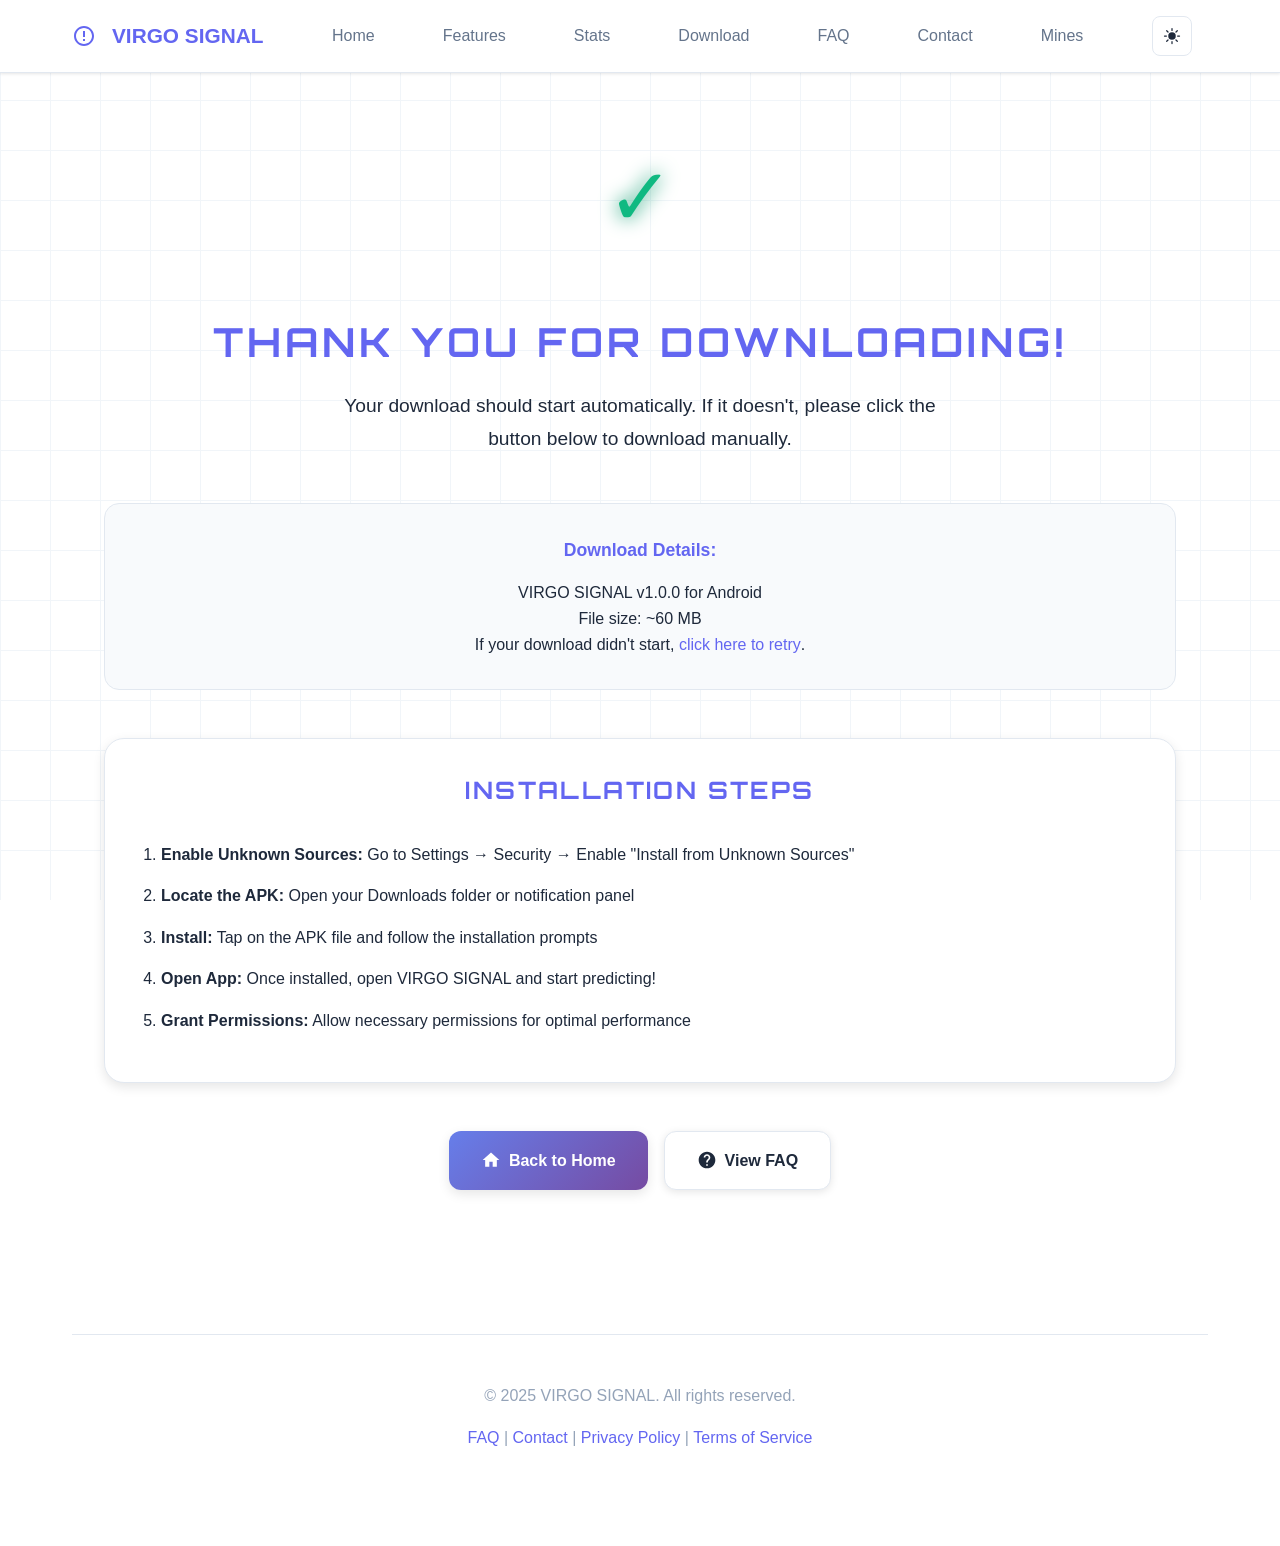
<file: thanks.html>
<!DOCTYPE html>
<html lang="en">
<head>
    <meta charset="UTF-8">
    <meta name="viewport" content="width=device-width, initial-scale=1.0">
    <title>Thank You - VIRGO SIGNAL Download</title>
    <link href="https://fonts.googleapis.com/css2?family=Orbitron:wght@400;700;900&family=Rajdhani:wght@300;500;700&display=swap" rel="stylesheet">
    <link rel="stylesheet" href="style.css">
</head>
<body>
    <div class="background"></div>
    <div class="grid-overlay"></div>

    <!-- Navigation Bar -->
    <nav class="navbar">
        <div class="nav-container">
            <div class="nav-brand">
                <a href="index.html">
                    <svg style="width: 24px; height: 24px; display: inline-block; vertical-align: middle; margin-right: 8px; fill: var(--primary);" viewBox="0 0 24 24">
                        <path d="M12 2C6.48 2 2 6.48 2 12s4.48 10 10 10 10-4.48 10-10S17.52 2 12 2zm0 18c-4.41 0-8-3.59-8-8s3.59-8 8-8 8 3.59 8 8-3.59 8-8 8zm-1-13h2v6h-2zm0 8h2v2h-2z"/>
                    </svg>
                    VIRGO SIGNAL
                </a>
            </div>
            <ul class="nav-menu">
                <li><a href="index.html#home" class="nav-link">Home</a></li>
                <li><a href="index.html#features" class="nav-link">Features</a></li>
                <li><a href="index.html#stats" class="nav-link">Stats</a></li>
                <li><a href="index.html#download" class="nav-link">Download</a></li>
                <li><a href="index.html#faq" class="nav-link">FAQ</a></li>
                <li><a href="index.html#contact" class="nav-link">Contact</a></li>
                <li><a href="https://web-seven-gold-37.vercel.app" class="nav-link">Mines</a></li>
            </ul>
            <div class="nav-controls">
                <button id="theme-toggle" class="control-btn" title="Toggle Theme">
                    <svg class="sun-icon" viewBox="0 0 24 24" width="20" height="20">
                        <path d="M12 2.25a.75.75 0 01.75.75v2.25a.75.75 0 01-1.5 0V3a.75.75 0 01.75-.75zM7.5 12a4.5 4.5 0 119 0 4.5 4.5 0 01-9 0zM18.894 6.166a.75.75 0 00-1.06-1.06l-1.591 1.59a.75.75 0 101.06 1.061l1.591-1.59zM21.75 12a.75.75 0 01-.75.75h-2.25a.75.75 0 010-1.5H21a.75.75 0 01.75.75zM17.834 18.894a.75.75 0 001.06-1.06l-1.59-1.591a.75.75 0 10-1.061 1.06l1.59 1.591zM12 18a.75.75 0 01.75.75V21a.75.75 0 01-1.5 0v-2.25A.75.75 0 0112 18zM7.758 17.303a.75.75 0 00-1.061-1.06l-1.591 1.59a.75.75 0 001.06 1.061l1.591-1.59zM6 12a.75.75 0 01-.75.75H3a.75.75 0 010-1.5h2.25A.75.75 0 016 12zM6.697 7.757a.75.75 0 001.06-1.06l-1.59-1.591a.75.75 0 00-1.061 1.06l1.59 1.591z"/>
                    </svg>
                    <svg class="moon-icon" viewBox="0 0 24 24" width="20" height="20" style="display: none;">
                        <path d="M17.293 13.293A8 8 0 016.707 2.707a8.001 8.001 0 1010.586 10.586z"/>
                    </svg>
                </button>
            </div>
            <div class="hamburger">
                <span></span>
                <span></span>
                <span></span>
            </div>
        </div>
    </nav>

    <div class="container">
        <div class="download-container thanks-container">
            <!-- Success Icon -->
            <div class="logo-section">
                <div class="success-icon">✓</div>
            </div>

            <!-- Main Message -->
            <h1>Thank You for Downloading!</h1>
            <p class="message">
                Your download should start automatically. If it doesn't, please click the button below to download manually.
            </p>

            <!-- Download Info Box -->
            <div class="download-info">
                <strong>Download Details:</strong>
                <p>VIRGO SIGNAL v1.0.0 for Android</p>
                <p>File size: ~60 MB</p>
                <p>If your download didn't start, <a href="#" onclick="retryDownload()">click here to retry</a>.</p>
            </div>

            <!-- Next Steps -->
            <div class="next-steps">
                <h3>Installation Steps</h3>
                <ol>
                    <li><strong>Enable Unknown Sources:</strong> Go to Settings → Security → Enable "Install from Unknown Sources"</li>
                    <li><strong>Locate the APK:</strong> Open your Downloads folder or notification panel</li>
                    <li><strong>Install:</strong> Tap on the APK file and follow the installation prompts</li>
                    <li><strong>Open App:</strong> Once installed, open VIRGO SIGNAL and start predicting!</li>
                    <li><strong>Grant Permissions:</strong> Allow necessary permissions for optimal performance</li>
                </ol>
            </div>

            <!-- Action Buttons -->
            <div class="button-group">
                <a href="index.html" class="btn btn-primary">
                    <svg style="width: 20px; height: 20px; fill: currentColor;" viewBox="0 0 24 24">
                        <path d="M10 20v-6h4v6h5v-8h3L12 3 2 12h3v8z"/>
                    </svg>
                    Back to Home
                </a>
                <a href="index.html#faq" class="btn btn-secondary">
                    <svg style="width: 20px; height: 20px; fill: currentColor;" viewBox="0 0 24 24">
                        <path d="M12 2C6.48 2 2 6.48 2 12s4.48 10 10 10 10-4.48 10-10S17.52 2 12 2zm1 17h-2v-2h2v2zm2.07-7.75l-.9.92C13.45 12.9 13 13.5 13 15h-2v-.5c0-1.1.45-2.1 1.17-2.83l1.24-1.26c.37-.36.59-.86.59-1.41 0-1.1-.9-2-2-2s-2 .9-2 2H8c0-2.21 1.79-4 4-4s4 1.79 4 4c0 .88-.36 1.68-.93 2.25z"/>
                    </svg>
                    View FAQ
                </a>
            </div>

            <!-- Warning -->
            <!-- <div class="warning-box">
                <p>
                    <span class="warning-icon">⚠️</span>
                    <strong>Important:</strong> VIRGO SIGNAL is for entertainment and educational purposes only. 
                    Please gamble responsibly and within your means. This app does not guarantee winnings.
                </p>
            </div> -->
        </div>

        <!-- Footer -->
        <footer class="footer">
            <p>&copy; 2025 VIRGO SIGNAL. All rights reserved.</p>
            <p>
                <a href="index.html#faq">FAQ</a> | 
                <a href="index.html#contact">Contact</a> | 
                <a href="#">Privacy Policy</a> | 
                <a href="#">Terms of Service</a>
            </p>
        </footer>
    </div>

    <script>
        // Retry download function
        function retryDownload() {
            const apkUrl = 'YOUR_APK_DOWNLOAD_LINK_HERE.apk';
            const link = document.createElement('a');
            link.href = apkUrl;
            link.download = 'app-release.apk'; // Set the desired file name
            document.body.appendChild(link);
            link.click();
            document.body.removeChild(link);
        }

        // Theme Toggle Functionality
        const themeToggle = document.getElementById('theme-toggle');
        const sunIcon = themeToggle.querySelector('.sun-icon');
        const moonIcon = themeToggle.querySelector('.moon-icon');
        const body = document.body;

        const currentTheme = localStorage.getItem('theme') || 'light';
        if (currentTheme === 'dark') {
            body.classList.add('dark-theme');
            sunIcon.style.display = 'none';
            moonIcon.style.display = 'block';
        }

        themeToggle.addEventListener('click', () => {
            body.classList.toggle('dark-theme');
            const isDark = body.classList.contains('dark-theme');

            if (isDark) {
                sunIcon.style.display = 'none';
                moonIcon.style.display = 'block';
                localStorage.setItem('theme', 'dark');
            } else {
                sunIcon.style.display = 'block';
                moonIcon.style.display = 'none';
                localStorage.setItem('theme', 'light');
            }
        });

        // Mobile menu toggle
        const hamburger = document.querySelector('.hamburger');
        const navMenu = document.querySelector('.nav-menu');

        if (hamburger) {
            hamburger.addEventListener('click', function() {
                hamburger.classList.toggle('active');
                navMenu.classList.toggle('active');
            });
        }

        // Animate success icon on load
        window.addEventListener('load', () => {
            const successIcon = document.querySelector('.success-icon');
            successIcon.style.opacity = '0';
            successIcon.style.transform = 'scale(0)';
            
            setTimeout(() => {
                successIcon.style.transition = 'all 0.5s ease';
                successIcon.style.opacity = '1';
                successIcon.style.transform = 'scale(1)';
            }, 200);
        });
    </script>
</body>
</html>
</file>
<file: style.css>
:root {
            --primary: #6366f1;
            --primary-dark: #4f46e5;
            --primary-light: #a5b4fc;
            --secondary: #f59e0b;
            --secondary-dark: #d97706;
            --accent: #10b981;
            --accent-dark: #059669;
            --background: #ffffff;
            --background-secondary: #f8fafc;
            --background-tertiary: #f1f5f9;
            --text-primary: #1e293b;
            --text-secondary: #64748b;
            --text-muted: #94a3b8;
            --border: #e2e8f0;
            --border-light: #f1f5f9;
            --shadow: rgba(0, 0, 0, 0.1);
            --shadow-lg: rgba(0, 0, 0, 0.15);
            --gradient: linear-gradient(135deg, #667eea 0%, #764ba2 100%);
            --gradient-hover: linear-gradient(135deg, #5a67d8 0%, #6b46c1 100%);
        }

        /* Dark Theme Variables */
        body.dark-theme {
            --primary: #818cf8;
            --primary-dark: #6366f1;
            --primary-light: #c7d2fe;
            --secondary: #fbbf24;
            --secondary-dark: #f59e0b;
            --accent: #34d399;
            --accent-dark: #10b981;
            --background: #0f172a;
            --background-secondary: #1e293b;
            --background-tertiary: #334155;
            --text-primary: #f8fafc;
            --text-secondary: #cbd5e1;
            --text-muted: #94a3b8;
            --border: #334155;
            --border-light: #1e293b;
            --shadow: rgba(0, 0, 0, 0.3);
            --shadow-lg: rgba(0, 0, 0, 0.4);
        }

        * {
            margin: 0;
            padding: 0;
            box-sizing: border-box;
        }

        body {
            font-family: 'Inter', -apple-system, BlinkMacSystemFont, 'Segoe UI', Roboto, sans-serif;
            background: var(--background);
            color: var(--text-primary);
            line-height: 1.6;
            font-size: 16px;
            overflow-x: hidden;
            position: relative;
            margin-top: 70px;
            -webkit-font-smoothing: antialiased;
            -moz-osx-font-smoothing: grayscale;
        }

        /* Custom background pattern */
        body::before {
            content: '';
            position: fixed;
            top: 0;
            left: 0;
            width: 100%;
            height: 100%;
            background-image:
                radial-gradient(circle at 25% 25%, rgba(99, 102, 241, 0.03) 0%, transparent 50%),
                radial-gradient(circle at 75% 75%, rgba(245, 158, 11, 0.03) 0%, transparent 50%),
                radial-gradient(circle at 50% 50%, rgba(16, 185, 129, 0.02) 0%, transparent 50%);
            pointer-events: none;
            z-index: -1;
        }

        /* Navigation Bar */
        .navbar {
            position: fixed;
            top: 0;
            left: 0;
            right: 0;
            background: rgba(255, 255, 255, 0.95);
            border-bottom: 1px solid var(--border);
            z-index: 100;
            backdrop-filter: blur(12px);
            box-shadow: 0 1px 3px var(--shadow);
            transition: all 0.3s ease;
        }

        body.dark-theme .navbar {
            background: rgba(15, 23, 42, 0.95);
        }

        @keyframes slideDown {
            from {
                transform: translateY(-100%);
                opacity: 0;
            }
            to {
                transform: translateY(0);
                opacity: 1;
            }
        }

        .nav-container {
            max-width: 1200px;
            margin: 0 auto;
            padding: 1rem 2rem;
            display: flex;
            justify-content: space-between;
            align-items: center;
        }

        .nav-controls {
            display: flex;
            align-items: center;
            gap: 1rem;
            margin-right: 1rem;
        }

        .control-btn {
            background: var(--background);
            border: 1px solid var(--border);
            border-radius: 8px;
            padding: 0.5rem;
            cursor: pointer;
            transition: all 0.2s ease;
            color: var(--text-primary);
            display: flex;
            align-items: center;
            justify-content: center;
            min-width: 40px;
            height: 40px;
        }

        .control-btn:hover {
            background: var(--background-secondary);
            border-color: var(--primary);
        }

        .control-btn svg {
            fill: var(--text-primary);
            transition: fill 0.2s ease;
        }

        .control-btn:hover svg {
            fill: var(--primary);
        }

        #language-select {
            padding: 0.5rem 0.75rem;
            font-size: 0.9rem;
            font-weight: 500;
            background: var(--background);
            border: 1px solid var(--border);
            border-radius: 8px;
            color: var(--text-primary);
            cursor: pointer;
            transition: all 0.2s ease;
            min-width: auto;
            width: auto;
        }

        #language-select:hover {
            border-color: var(--primary);
            background: var(--background-secondary);
        }

        #language-select:focus {
            outline: none;
            border-color: var(--primary);
            box-shadow: 0 0 0 2px var(--primary-light);
        }

        .nav-brand a {
            color: var(--primary);
            text-decoration: none;
            font-weight: bold;
            font-size: 1.3rem;
            display: flex;
            align-items: center;
            gap: 8px;
            transition: all 0.3s ease;
        }

        .nav-brand a:hover {
            transform: scale(1.05);
        }

        .nav-menu {
            display: flex;
            list-style: none;
            gap: 2rem;
        }

        .nav-link {
            color: var(--text-secondary);
            text-decoration: none;
            transition: all 0.4s cubic-bezier(0.4, 0, 0.2, 1);
            position: relative;
            font-weight: 500;
            padding: 8px 16px;
            border-radius: 8px;
            margin: 0 2px;
            position: relative;
            overflow: hidden;
        }

        /* .nav-link::before {
            content: '';
            position: absolute;
            top: 0;
            left: -100%;
            width: 100%;
            height: 100%;
            background: linear-gradient(90deg, transparent, var(--primary-light), transparent);
            transition: left 0.5s ease;
        } */

        .nav-link:hover {
            color: var(--primary);
            transform: translateY(0);
            background: var(--primary-light);
            box-shadow: 0 4px 12px var(--shadow);
        }

        .nav-link:hover::before {
            left: 100%;
        }

        .nav-link.active {
            color: var(--primary);
            background: var(--primary-light);
            box-shadow: 0 2px 8px var(--shadow);
        }

        .nav-link:active {
            transform: translateY(0) scale(0.98);
            transition: all 0.1s ease;
        }

        .hamburger {
            display: none;
            flex-direction: column;
            cursor: pointer;
        }

        .hamburger span {
            width: 25px;
            height: 3px;
            background-color: var(--text-primary);
            margin: 5px 0;
            transition: all 0.3s ease;
        }

        .hamburger.active span:nth-child(1) {
            transform: rotate(-45deg) translate(-5px, 6px);
        }

        .hamburger.active span:nth-child(2) {
            opacity: 0;
        }

        .hamburger.active span:nth-child(3) {
            transform: rotate(45deg) translate(-5px, -6px);
        }

        @media (max-width: 768px) {
            body {
                margin-top: 60px;
                font-size: 16px;
            }

            .container {
                padding: 1rem;
            }

            .nav-container {
                padding: 1rem;
            }

            .nav-controls {
                gap: 0.5rem;
                margin-right: 0.5rem;
            }

            .control-btn {
                min-width: 36px;
                height: 36px;
                padding: 0.4rem;
            }

            #language-select {
                font-size: 0.8rem;
                padding: 0.4rem 0.6rem;
            }

            .nav-menu {
                display: none;
                position: absolute;
                top: 60px;
                left: 0;
                right: 0;
                background: rgba(255, 255, 255, 0.95);
                flex-direction: column;
                padding: 1rem;
                gap: 1rem;
                border-bottom: 1px solid var(--border);
                z-index: 99;
                backdrop-filter: blur(12px);
            }

            body.dark-theme .nav-menu {
                background: rgba(15, 23, 42, 0.95);
            }

            .nav-menu.active {
                display: flex;
            }

            .hamburger {
                display: flex;
                -webkit-tap-highlight-color: transparent;
            }

            .header {
                padding: 2rem 0 1rem;
            }

            .logo {
                font-size: 3rem;
                margin-bottom: 0.5rem;
            }

            .hero-title {
                font-size: 1.5rem;
            }

            .download-btn {
                font-size: 1rem;
                padding: 14px 28px;
                width: 100%;
                border-radius: 12px;
            }

            .features {
                grid-template-columns: 1fr;
            }

            .stats {
                flex-direction: column;
                gap: 1rem;
            }

            .testimonials-grid {
                grid-template-columns: 1fr;
            }

            button, a, input, select {
                -webkit-appearance: none;
                -moz-appearance: none;
                appearance: none;
                border-radius: 12px;
            }
        }

        /* Animated background */
        .background {
            position: fixed;
            top: 0;
            left: 0;
            width: 100%;
            height: 100%;
            z-index: 0;
            background: var(--background);
        }

        .grid-overlay {
            position: fixed;
            top: 0;
            left: 0;
            width: 100%;
            height: 100%;
            background-image: 
                linear-gradient(var(--border-light) 1px, transparent 1px),
                linear-gradient(90deg, var(--border-light) 1px, transparent 1px);
            background-size: 50px 50px;
            z-index: 1;
            pointer-events: none;
            animation: gridMove 20s linear infinite;
        }

        @keyframes gridMove {
            0% { transform: translate(0, 0); }
            100% { transform: translate(50px, 50px); }
        }

        .container {
            position: relative;
            z-index: 10;
            max-width: 1200px;
            margin: 0 auto;
            padding: 2rem;
            min-height: calc(100vh - 60px);
        }

        /* Header */
        header {
            text-align: center;
            padding: 4rem 0 2rem;
            position: relative;
        }

        header::before {
            content: '';
            position: absolute;
            top: 50%;
            left: 50%;
            transform: translate(-50%, -50%);
            width: 200px;
            height: 200px;
            background: radial-gradient(circle, rgba(0, 255, 136, 0.1) 0%, transparent 70%);
            border-radius: 50%;
            z-index: -1;
            animation: pulse 4s ease-in-out infinite;
        }

        .logo {
            font-family: 'Orbitron', sans-serif;
            font-size: 4rem;
            font-weight: 900;
            background: linear-gradient(135deg, var(--primary) 0%, var(--secondary) 50%, var(--accent) 100%);
            background-size: 200% 200%;
            -webkit-background-clip: text;
            -webkit-text-fill-color: transparent;
            background-clip: text;
            letter-spacing: 0.2em;
            margin-bottom: 1rem;
            position: relative;
            animation: gradientShift 3s ease-in-out infinite;
            text-shadow: 0 0 20px rgba(0, 255, 136, 0.3);
        }

        .logo::after {
            content: '';
            position: absolute;
            left: 0;
            top: 0;
            width: 100%;
            height: 100%;
            background: linear-gradient(135deg, var(--primary), var(--secondary));
            -webkit-background-clip: text;
            -webkit-text-fill-color: transparent;
            background-clip: text;
            filter: blur(15px);
            opacity: 0.3;
            z-index: -1;
        }

        @keyframes glow {
            from { filter: drop-shadow(0 0 10px var(--glow)); }
            to { filter: drop-shadow(0 0 30px var(--glow)); }
        }

        @keyframes gradientShift {
            0%, 100% { background-position: 0% 50%; }
            50% { background-position: 100% 50%; }
        }

        @keyframes pulse {
            0%, 100% { opacity: 0.5; transform: translate(-50%, -50%) scale(1); }
            50% { opacity: 1; transform: translate(-50%, -50%) scale(1.1); }
        }

        .tagline {
            color: var(--text-secondary);
            font-size: 1.2rem;
            font-weight: 300;
            letter-spacing: 0.1em;
            margin-bottom: 1rem;
        }

        /* Hero Section */
        .hero {
            text-align: center;
            padding: 3rem 0;
            animation: fadeInUp 1s ease-out 0.3s both;
        }

        .hero-title {
            font-size: 2.5rem;
            font-weight: 700;
            margin-bottom: 1.5rem;
            color: var(--text-primary);
        }

        .hero-description {
            font-size: 1.3rem;
            line-height: 1.8;
            color: var(--text-secondary);
            max-width: 800px;
            margin: 0 auto 3rem;
        }

        /* Features Grid */
        .features {
            display: grid;
            grid-template-columns: repeat(auto-fit, minmax(280px, 1fr));
            gap: 2rem;
            padding: 3rem 0;
            animation: fadeInUp 1s ease-out 0.6s both;
        }

        .feature-card {
            background: var(--background);
            border: 1px solid var(--border);
            border-radius: 16px;
            padding: 2.5rem;
            position: relative;
            overflow: hidden;
            transition: all 0.3s ease;
            box-shadow: 0 4px 6px var(--shadow);
        }

        .feature-card:hover {
            transform: translateY(-4px);
            box-shadow: 0 8px 25px var(--shadow-lg);
            border-color: var(--primary);
        }

        .feature-icon {
            width: 60px;
            height: 60px;
            margin-bottom: 1.5rem;
            display: inline-block;
        }
        
        .feature-icon svg {
            width: 100%;
            height: 100%;
            fill: var(--primary);
            filter: drop-shadow(0 0 10px var(--glow));
        }

        .feature-title {
            font-family: 'Orbitron', sans-serif;
            font-size: 1.5rem;
            color: var(--primary);
            margin-bottom: 1rem;
        }

        .feature-text {
            color: var(--text-secondary);
            line-height: 1.6;
        }

        /* Download Section */
        .download-section {
            text-align: center;
            padding: 4rem 0;
            animation: fadeInUp 1s ease-out 0.9s both;
        }

        .download-box {
            background: var(--background);
            border: 2px solid var(--border);
            border-radius: 32px;
            padding: 4rem;
            max-width: 600px;
            margin: 0 auto;
            position: relative;
            backdrop-filter: blur(20px);
            box-shadow: 0 8px 32px var(--shadow-lg);
        }

        .download-box::before {
            content: '';
            position: absolute;
            top: -2px;
            left: -2px;
            right: -2px;
            bottom: -2px;
            background: linear-gradient(135deg, var(--primary), var(--secondary), var(--accent));
            border-radius: 32px;
            z-index: -1;
            opacity: 0.3;
            filter: blur(8px);
        }

        .download-title {
            font-family: 'Orbitron', sans-serif;
            font-size: 2rem;
            margin-bottom: 1.5rem;
            color: var(--primary);
        }

        .download-btn {
            display: inline-flex;
            align-items: center;
            gap: 1rem;
            background: var(--primary);
            color: white;
            font-size: 1.2rem;
            font-weight: 600;
            padding: 1.2rem 2.5rem;
            border: none;
            border-radius: 12px;
            cursor: pointer;
            text-decoration: none;
            position: relative;
            overflow: hidden;
            transition: all 0.3s ease;
            box-shadow: 0 4px 12px var(--shadow);
        }

        .download-btn:hover {
            background: var(--primary-dark);
            transform: translateY(-2px);
            box-shadow: 0 8px 25px var(--shadow-lg);
        }

        .download-btn:active {
            transform: translateY(0);
        }

        .version-info {
            margin-top: 2rem;
            color: var(--text-muted);
            font-size: 1rem;
        }

        /* Stats Section */
        .stats {
            display: grid;
            grid-template-columns: repeat(auto-fit, minmax(200px, 1fr));
            gap: 2rem;
            padding: 3rem 0;
            animation: fadeInUp 1s ease-out 1.2s both;
        }

        .stat-card {
            text-align: center;
            padding: 2rem;
            background: rgba(0, 255, 136, 0.05);
            border: 1px solid rgba(0, 255, 136, 0.2);
            border-radius: 15px;
            transition: all 0.3s ease;
        }

        .stat-card:hover {
            background: rgba(0, 255, 136, 0.1);
            transform: scale(1.05);
        }

        .stat-number {
            font-family: 'Orbitron', sans-serif;
            font-size: 3rem;
            font-weight: 900;
            color: var(--primary);
            margin-bottom: 0.5rem;
        }

        .stat-label {
            color: var(--text-secondary);
            text-transform: uppercase;
            letter-spacing: 0.1em;
            font-size: 0.9rem;
        }

        /* Screenshots Section */
        .screenshots {
            padding: 4rem 0;
            animation: fadeInUp 1s ease-out 1.5s both;
        }

        .section-title {
            font-family: 'Orbitron', sans-serif;
            font-size: 2.5rem;
            text-align: center;
            color: var(--primary);
            margin-bottom: 3rem;
            text-transform: uppercase;
            letter-spacing: 0.1em;
        }

        .screenshot-grid {
            display: grid;
            grid-template-columns: repeat(auto-fit, minmax(300px, 1fr));
            gap: 2rem;
        }

        .screenshot-item {
            background: var(--background);
            border: 1px solid var(--border);
            border-radius: 15px;
            padding: 1.5rem;
            transition: all 0.3s ease;
            overflow: hidden;
            box-shadow: 0 4px 6px var(--shadow);
        }

        .screenshot-item:hover {
            transform: translateY(-10px);
            border-color: var(--primary);
            box-shadow: 0 20px 40px var(--shadow-lg);
        }

        .screenshot-placeholder {
            width: 100%;
            height: 250px;
            background: linear-gradient(135deg, rgba(0, 102, 255, 0.2), rgba(0, 255, 136, 0.1));
            border-radius: 10px;
            display: flex;
            align-items: center;
            justify-content: center;
            color: var(--text-muted);
            font-size: 1.2rem;
            margin-bottom: 1rem;
        }

        .screenshot-caption {
            text-align: center;
            color: var(--text-secondary);
            font-size: 1.1rem;
        }

        /* Video Section */
        .video-section {
            padding: 4rem 0;
            text-align: center;
            animation: fadeInUp 1s ease-out 1.8s both;
        }

        .video-container {
            max-width: 800px;
            margin: 0 auto;
            background: linear-gradient(135deg, rgba(0, 102, 255, 0.2), rgba(0, 255, 136, 0.1));
            border: 2px solid var(--primary);
            border-radius: 20px;
            padding: 2rem;
            backdrop-filter: blur(20px);
        }

        .video-placeholder {
            width: 100%;
            height: 450px;
            background: var(--background-secondary);
            border-radius: 15px;
            display: flex;
            flex-direction: column;
            align-items: center;
            justify-content: center;
            color: var(--text-secondary);
            border: 1px solid var(--border);
        }

        .video-placeholder svg {
            width: 80px;
            height: 80px;
            fill: var(--primary);
            margin-bottom: 1rem;
            filter: drop-shadow(0 0 20px var(--glow));
        }

        /* Testimonials Section */
        .testimonials {
            padding: 4rem 0;
            animation: fadeInUp 1s ease-out 2.1s both;
        }

        .testimonials-grid {
            display: grid;
            grid-template-columns: repeat(auto-fit, minmax(300px, 1fr));
            gap: 2rem;
        }

        .testimonial-card {
            background: var(--background);
            border: 1px solid var(--border);
            border-radius: 20px;
            padding: 2rem;
            position: relative;
            transition: all 0.3s ease;
            box-shadow: 0 4px 6px var(--shadow);
        }

        .testimonial-card::before {
            content: '"';
            position: absolute;
            top: -10px;
            left: 20px;
            font-size: 5rem;
            color: var(--primary);
            opacity: 0.3;
            font-family: 'Orbitron', sans-serif;
        }

        .testimonial-card:hover {
            transform: translateY(-5px);
            border-color: var(--primary);
            box-shadow: 0 15px 30px var(--shadow-lg);
        }

        .testimonial-text {
            color: var(--text-secondary);
            line-height: 1.6;
            margin-bottom: 1.5rem;
            font-size: 1.1rem;
        }

        .testimonial-author {
            display: flex;
            align-items: center;
            gap: 1rem;
        }

        .author-avatar {
            width: 50px;
            height: 50px;
            border-radius: 50%;
            background: linear-gradient(135deg, var(--primary), var(--secondary));
            display: flex;
            align-items: center;
            justify-content: center;
            font-family: 'Orbitron', sans-serif;
            font-weight: 700;
            font-size: 1.2rem;
        }

        .author-info {
            text-align: left;
        }

        .author-name {
            color: var(--primary);
            font-weight: 700;
            margin-bottom: 0.2rem;
        }

        .author-title {
            color: var(--text-muted);
            font-size: 0.9rem;
        }

        .rating {
            color: #ffd700;
            font-size: 1.2rem;
            margin-bottom: 1rem;
        }

        /* FAQ Section */
        .faq {
            padding: 4rem 0;
            animation: fadeInUp 1s ease-out 2.4s both;
        }

        .faq-container {
            max-width: 800px;
            margin: 0 auto;
        }

        .faq-item {
            background: var(--background);
            border: 1px solid var(--border);
            border-radius: 15px;
            margin-bottom: 1.5rem;
            overflow: hidden;
            transition: all 0.3s ease;
            box-shadow: 0 2px 4px var(--shadow);
        }

        .faq-item:hover {
            border-color: var(--primary);
            box-shadow: 0 4px 12px var(--shadow-lg);
        }

        .faq-question {
            padding: 1.5rem;
            cursor: pointer;
            display: flex;
            justify-content: space-between;
            align-items: center;
            color: var(--text-primary);
            font-size: 1.2rem;
            font-weight: 500;
            user-select: none;
        }

        .faq-question:hover {
            background: var(--background-secondary);
        }

        .faq-icon {
            width: 24px;
            height: 24px;
            fill: var(--primary);
            transition: transform 0.3s ease;
        }

        .faq-item.active .faq-icon {
            transform: rotate(180deg);
        }

        .faq-answer {
            max-height: 0;
            overflow: hidden;
            transition: max-height 0.3s ease;
            padding: 0 1.5rem;
            color: var(--text-secondary);
            line-height: 1.6;
        }

        .faq-item.active .faq-answer {
            max-height: 500px;
            padding: 0 1.5rem 1.5rem;
        }

        /* Contact Section */
        .contact {
            padding: 4rem 0;
            animation: fadeInUp 1s ease-out 2.7s both;
        }

        .contact-container {
            max-width: 600px;
            margin: 0 auto;
            background: var(--background);
            border: 2px solid var(--border);
            border-radius: 20px;
            padding: 3rem;
            backdrop-filter: blur(20px);
            box-shadow: 0 8px 32px var(--shadow-lg);
        }

        .contact-methods {
            display: grid;
            gap: 1.5rem;
            margin-bottom: 2rem;
        }

        .contact-item {
            display: flex;
            align-items: center;
            gap: 1rem;
            padding: 1.5rem;
            background: var(--background-secondary);
            border: 1px solid var(--border);
            border-radius: 15px;
            transition: all 0.3s ease;
        }

        .contact-item:hover {
            background: var(--background-tertiary);
            border-color: var(--primary);
            transform: translateX(10px);
            box-shadow: 0 4px 12px var(--shadow);
        }

        .contact-icon {
            width: 40px;
            height: 40px;
            fill: var(--primary);
            flex-shrink: 0;
        }

        .contact-info {
            text-align: left;
            overflow: hidden;
            flex: 1;
        }

        .contact-label {
            color: var(--text-muted);
            font-size: 0.9rem;
            margin-bottom: 0.3rem;
        }

        .contact-value {
            color: var(--text-primary);
            font-size: 1.1rem;
            font-weight: 500;
            word-wrap: break-word;
            overflow-wrap: break-word;
        }

        .contact-value a {
            color: var(--primary);
            text-decoration: none;
            transition: all 0.3s ease;
            word-wrap: break-word;
            overflow-wrap: break-word;
        }

        .contact-value a:hover {
            text-shadow: 0 0 10px var(--glow);
        }

        /* Footer */
        footer {
            text-align: center;
            padding: 3rem 0;
            color: var(--text-muted);
            border-top: 1px solid var(--border);
            margin-top: 4rem;
        }

        .warning {
            background: var(--background-secondary);
            border: 1px solid var(--border);
            border-radius: 15px;
            padding: 1.5rem;
            margin: 2rem 0;
            color: var(--text-secondary);
        }

        @keyframes fadeInDown {
            from {
                opacity: 0;
                transform: translateY(-30px);
            }
            to {
                opacity: 1;
                transform: translateY(0);
            }
        }

        @keyframes fadeInUp {
            from {
                opacity: 0;
                transform: translateY(30px);
            }
            to {
                opacity: 1;
                transform: translateY(0);
            }
        }

        /* Mobile Responsive Fixes for Contact Section */
        @media (max-width: 768px) {
            .contact {
                padding: 2rem 0;
            }

            .contact-container {
                padding: 1.5rem;
                border-radius: 15px;
            }

            .section-title {
                font-size: 2rem;
                margin-bottom: 2rem;
            }

            .contact-methods {
                gap: 1rem;
                margin-bottom: 1rem;
            }

            .contact-item {
                padding: 1rem;
                flex-direction: row;
                gap: 0.75rem;
            }

            .contact-item:hover {
                transform: translateX(5px);
            }

            .contact-icon {
                width: 32px;
                height: 32px;
            }

            .contact-label {
                font-size: 0.8rem;
            }

            .contact-value {
                font-size: 0.95rem;
            }

            .contact-value a {
                font-size: 0.95rem;
            }
        }

        @media (max-width: 480px) {
            .contact-container {
                padding: 1rem;
            }

            .contact-item {
                padding: 0.75rem;
            }

            .contact-icon {
                width: 28px;
                height: 28px;
            }

            .contact-label {
                font-size: 0.75rem;
            }

            .contact-value {
                font-size: 0.85rem;
            }

            .contact-value a {
                font-size: 0.85rem;
            }
        }

        /* Responsive */
        @media (max-width: 768px) {
            .logo {
                font-size: 3rem;
            }
            
            .hero-title {
                font-size: 2rem;
            }
            
            .download-box {
                padding: 2rem;
            }
            
            .download-btn {
                font-size: 1.2rem;
                padding: 1.2rem 2rem;
            }
        }

/* Download Page Styles */
.download-container {
    max-width: 1200px;
    margin: 0 auto;
    padding: 2rem;
    animation: fadeInUp 1s ease-out 0.3s both;
}

.logo-section {
    text-align: center;
    margin-bottom: 3rem;
    animation: fadeInDown 1s ease-out 0.2s both;
}

.logo-icon {
    font-family: 'Orbitron', sans-serif;
    font-size: 4rem;
    font-weight: 900;
    color: var(--primary);
    margin-bottom: 1rem;
    text-shadow: 0 0 20px var(--primary-light);
    animation: pulse 2s ease-in-out infinite;
}

.download-container h1 {
    font-family: 'Orbitron', sans-serif;
    font-size: 2.5rem;
    color: var(--primary);
    text-align: center;
    margin-bottom: 1rem;
    text-transform: uppercase;
    letter-spacing: 0.1em;
}

.subtitle {
    font-size: 1.2rem;
    color: var(--text-secondary);
    text-align: center;
    margin-bottom: 2rem;
    max-width: 600px;
    margin-left: auto;
    margin-right: auto;
}

.description {
    font-size: 1.1rem;
    color: var(--text-primary);
    text-align: center;
    margin-bottom: 3rem;
    max-width: 700px;
    margin-left: auto;
    margin-right: auto;
    line-height: 1.7;
}

.download-btn {
    display: inline-flex;
    align-items: center;
    gap: 1rem;
    background: var(--gradient);
    color: white;
    font-size: 1.3rem;
    font-weight: 600;
    padding: 1.5rem 3rem;
    border: none;
    border-radius: 15px;
    cursor: pointer;
    text-decoration: none;
    position: relative;
    overflow: hidden;
    transition: all 0.3s ease;
    box-shadow: 0 8px 25px var(--shadow-lg);
    margin: 0 auto;
    display: block;
    width: fit-content;
    animation: fadeInUp 1s ease-out 0.5s both;
}

.download-btn:hover {
    transform: translateY(-3px);
    box-shadow: 0 12px 35px var(--shadow-lg);
}

.download-btn:active {
    transform: translateY(-1px);
}

.download-btn svg {
    width: 24px;
    height: 24px;
}

.features-section {
    margin: 4rem 0;
    animation: fadeInUp 1s ease-out 0.7s both;
}

.features-section h2 {
    font-family: 'Orbitron', sans-serif;
    font-size: 2rem;
    color: var(--primary);
    text-align: center;
    margin-bottom: 3rem;
    text-transform: uppercase;
    letter-spacing: 0.1em;
}

.feature-card {
    background: var(--background);
    border: 1px solid var(--border);
    border-radius: 20px;
    padding: 2rem;
    text-align: center;
    transition: all 0.3s ease;
    box-shadow: 0 4px 12px var(--shadow);
    backdrop-filter: blur(10px);
}

.feature-card:hover {
    transform: translateY(-5px);
    box-shadow: 0 8px 25px var(--shadow-lg);
    border-color: var(--primary);
}

.feature-card h3 {
    color: var(--primary);
    font-size: 1.3rem;
    margin-bottom: 1rem;
    font-weight: 600;
}

.feature-card p {
    color: var(--text-secondary);
    line-height: 1.6;
}

.version-info {
    background: var(--background-secondary);
    border: 1px solid var(--border);
    border-radius: 20px;
    padding: 2rem;
    margin: 3rem 0;
    animation: fadeInUp 1s ease-out 0.9s both;
}

.version-info h3 {
    color: var(--primary);
    font-size: 1.5rem;
    margin-bottom: 2rem;
    text-align: center;
    font-family: 'Orbitron', sans-serif;
    text-transform: uppercase;
    letter-spacing: 0.1em;
}

.version-details {
    display: grid;
    grid-template-columns: repeat(auto-fit, minmax(200px, 1fr));
    gap: 1.5rem;
}

.version-detail {
    text-align: center;
    padding: 1rem;
    background: var(--background);
    border: 1px solid var(--border);
    border-radius: 15px;
    transition: all 0.3s ease;
}

.version-detail:hover {
    transform: translateY(-2px);
    box-shadow: 0 4px 12px var(--shadow);
}

.version-detail-label {
    color: var(--text-muted);
    font-size: 0.9rem;
    text-transform: uppercase;
    letter-spacing: 0.1em;
    margin-bottom: 0.5rem;
}

.version-detail-value {
    color: var(--primary);
    font-size: 1.2rem;
    font-weight: 600;
}

.platform-section {
    margin: 4rem 0;
    animation: fadeInUp 1s ease-out 1.1s both;
}

.platform-section h2 {
    font-family: 'Orbitron', sans-serif;
    font-size: 2rem;
    color: var(--primary);
    text-align: center;
    margin-bottom: 3rem;
    text-transform: uppercase;
    letter-spacing: 0.1em;
}

.platform-grid {
    display: grid;
    grid-template-columns: repeat(auto-fit, minmax(250px, 1fr));
    gap: 2rem;
}

.platform-card {
    background: var(--background);
    border: 1px solid var(--border);
    border-radius: 20px;
    padding: 2rem;
    text-align: center;
    transition: all 0.3s ease;
    box-shadow: 0 4px 12px var(--shadow);
    backdrop-filter: blur(10px);
}

.platform-card:hover {
    transform: translateY(-5px);
    box-shadow: 0 8px 25px var(--shadow-lg);
    border-color: var(--primary);
}

.platform-icon {
    font-family: 'Orbitron', sans-serif;
    font-size: 2rem;
    font-weight: 900;
    color: var(--primary);
    margin-bottom: 1rem;
    text-shadow: 0 0 15px var(--primary-light);
}

.platform-name {
    color: var(--text-primary);
    font-size: 1.3rem;
    font-weight: 600;
    margin-bottom: 0.5rem;
}

.platform-version {
    color: var(--text-secondary);
    font-size: 0.9rem;
}

.warning-box {
    background: linear-gradient(135deg, rgba(245, 158, 11, 0.1), rgba(245, 158, 11, 0.05));
    border: 1px solid rgba(245, 158, 11, 0.3);
    border-radius: 15px;
    padding: 2rem;
    margin: 3rem 0;
    animation: fadeInUp 1s ease-out 1.3s both;
}

.warning-box p {
    color: var(--text-primary);
    font-size: 1rem;
    line-height: 1.6;
    margin: 0;
}

.warning-icon {
    color: var(--secondary);
    font-weight: bold;
    font-size: 1.2rem;
}

/* Thanks Page Styles */
.success-icon {
    font-size: 5rem;
    color: var(--accent);
    text-align: center;
    margin-bottom: 2rem;
    animation: bounce 1s ease-out 0.5s both;
    text-shadow: 0 0 20px var(--accent-dark);
}

.thanks-container h1 {
    font-family: 'Orbitron', sans-serif;
    font-size: 2.5rem;
    color: var(--primary);
    text-align: center;
    margin-bottom: 1rem;
    text-transform: uppercase;
    letter-spacing: 0.1em;
}

.message {
    font-size: 1.2rem;
    color: var(--text-primary);
    text-align: center;
    margin-bottom: 3rem;
    max-width: 600px;
    margin-left: auto;
    margin-right: auto;
    line-height: 1.7;
}

.download-info {
    background: var(--background-secondary);
    border: 1px solid var(--border);
    border-radius: 15px;
    padding: 2rem;
    margin: 2rem 0;
    text-align: center;
}

.download-info strong {
    color: var(--primary);
    display: block;
    margin-bottom: 1rem;
    font-size: 1.1rem;
}

.download-info a {
    color: var(--primary);
    text-decoration: none;
    font-weight: 500;
    transition: all 0.3s ease;
}

.download-info a:hover {
    text-shadow: 0 0 10px var(--primary-light);
}

.next-steps {
    background: var(--background);
    border: 1px solid var(--border);
    border-radius: 20px;
    padding: 2rem;
    margin: 3rem 0;
    box-shadow: 0 4px 12px var(--shadow);
    backdrop-filter: blur(10px);
}

.next-steps h3 {
    color: var(--primary);
    font-size: 1.5rem;
    margin-bottom: 2rem;
    text-align: center;
    font-family: 'Orbitron', sans-serif;
    text-transform: uppercase;
    letter-spacing: 0.1em;
}

.next-steps ol {
    padding-left: 1.5rem;
}

.next-steps li {
    color: var(--text-primary);
    margin-bottom: 1rem;
    line-height: 1.6;
    font-size: 1rem;
}

.button-group {
    display: flex;
    gap: 1rem;
    justify-content: center;
    margin: 3rem 0;
    flex-wrap: wrap;
}

.btn {
    display: inline-flex;
    align-items: center;
    gap: 0.5rem;
    padding: 1rem 2rem;
    border-radius: 12px;
    font-size: 1rem;
    font-weight: 600;
    text-decoration: none;
    transition: all 0.3s ease;
    cursor: pointer;
    border: none;
    min-width: 150px;
    justify-content: center;
}

.btn-primary {
    background: var(--gradient);
    color: white;
    box-shadow: 0 4px 12px var(--shadow);
}

.btn-primary:hover {
    transform: translateY(-2px);
    box-shadow: 0 8px 25px var(--shadow-lg);
}

.btn-secondary {
    background: var(--background);
    color: var(--text-primary);
    border: 1px solid var(--border);
    box-shadow: 0 2px 8px var(--shadow);
}

.btn-secondary:hover {
    background: var(--background-secondary);
    border-color: var(--primary);
    transform: translateY(-2px);
    box-shadow: 0 4px 12px var(--shadow);
}

.footer {
    text-align: center;
    padding: 3rem 0;
    color: var(--text-muted);
    border-top: 1px solid var(--border);
    margin-top: 4rem;
}

.footer p {
    margin-bottom: 1rem;
}

.footer a {
    color: var(--primary);
    text-decoration: none;
    font-weight: 500;
    transition: all 0.3s ease;
}

.footer a:hover {
    text-shadow: 0 0 10px var(--primary-light);
}

/* Additional Animations */
@keyframes pulse {
    0%, 100% {
        transform: scale(1);
        opacity: 1;
    }
    50% {
        transform: scale(1.05);
        opacity: 0.8;
    }
}

@keyframes bounce {
    0% {
        transform: scale(0.3);
        opacity: 0;
    }
    50% {
        transform: scale(1.05);
    }
    70% {
        transform: scale(0.9);
    }
    100% {
        transform: scale(1);
        opacity: 1;
    }
}

/* Mobile Responsive for Download and Thanks Pages */
@media (max-width: 768px) {
    .download-container {
        padding: 1rem;
    }

    .logo-icon {
        font-size: 3rem;
    }

    .download-container h1 {
        font-size: 2rem;
    }

    .subtitle {
        font-size: 1rem;
    }

    .description {
        font-size: 1rem;
    }

    .download-btn {
        font-size: 1.1rem;
        padding: 1.2rem 2rem;
        width: 100%;
    }

    .features-section h2,
    .platform-section h2 {
        font-size: 1.5rem;
    }

    .feature-card,
    .platform-card {
        padding: 1.5rem;
    }

    .version-details {
        grid-template-columns: 1fr;
    }

    .platform-grid {
        grid-template-columns: 1fr;
    }

    .warning-box {
        padding: 1.5rem;
    }

    .success-icon {
        font-size: 4rem;
    }

    .thanks-container h1 {
        font-size: 2rem;
    }

    .message {
        font-size: 1rem;
    }

    .button-group {
        flex-direction: column;
        align-items: center;
    }

    .btn {
        width: 100%;
        max-width: 300px;
    }

    .next-steps {
        padding: 1.5rem;
    }

    .download-info {
        padding: 1.5rem;
    }
}

/* Screenshot Image Styles */
.screenshot-img {
    width: 100%;
    height: 100%;
    object-fit: cover;
    border-radius: 10px;
    display: block;
    transition: transform 0.3s ease;
}

.screenshot-placeholder {
    position: relative;
    overflow: hidden;
}

.screenshot-item:hover .screenshot-img {
    transform: scale(1.05);
}

/* Loading animation for images */
.screenshot-img.loading {
    opacity: 0.5;
    animation: pulse 1.5s ease-in-out infinite;
}

@keyframes pulse {
    0%, 100% { opacity: 0.5; }
    50% { opacity: 1; }
}
</file>
